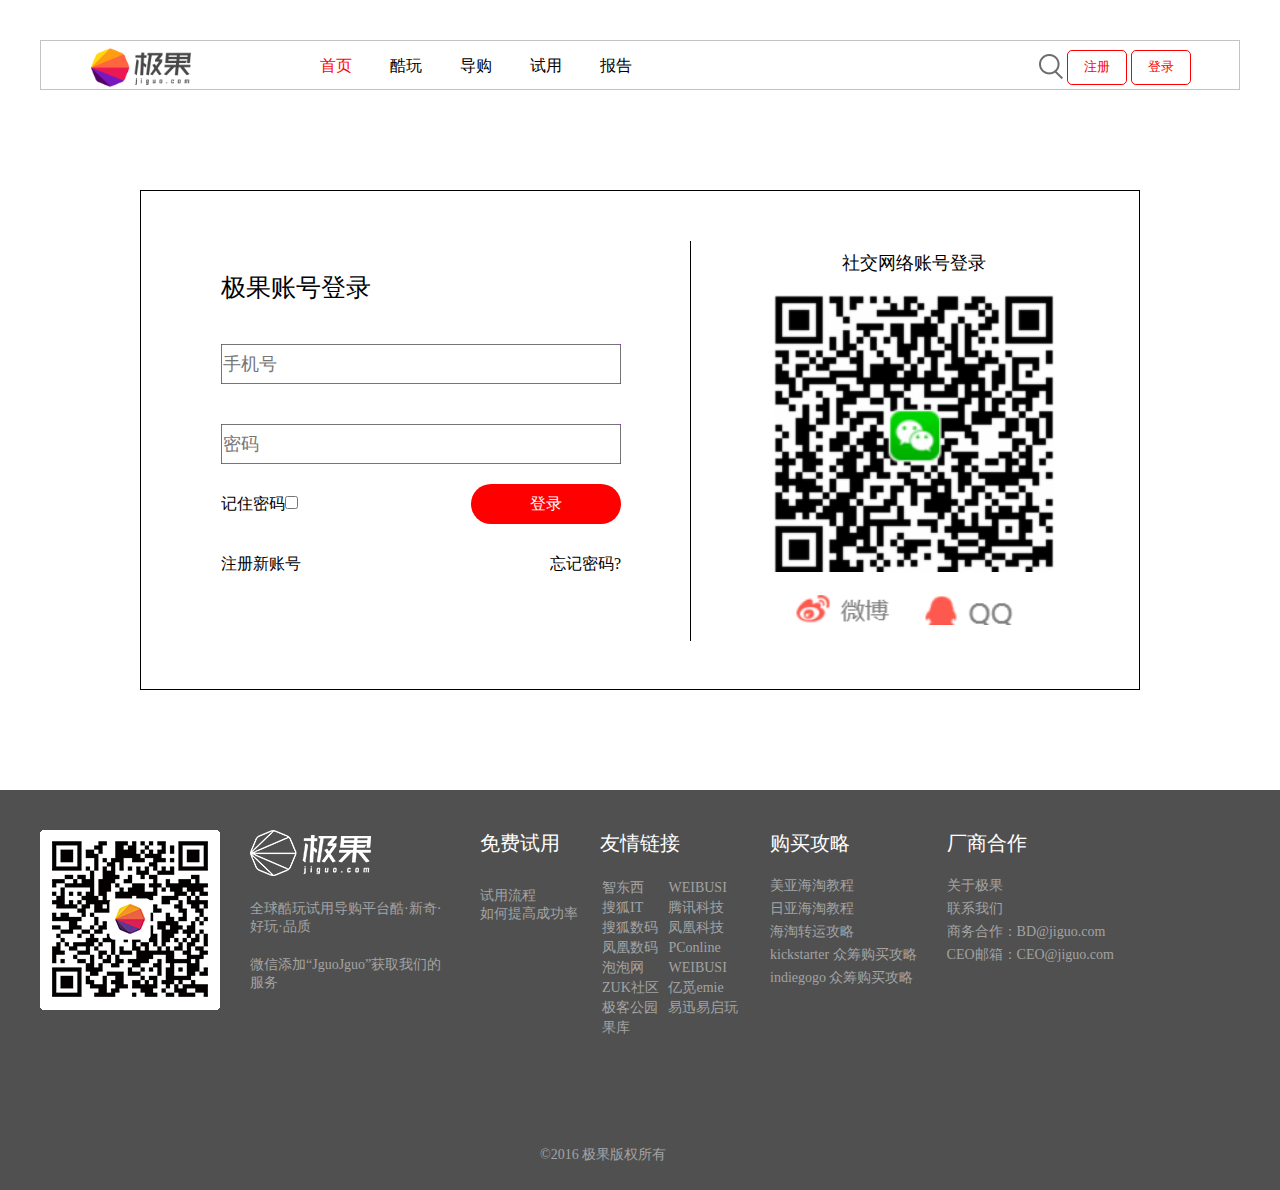
<file: login.html>
<!DOCTYPE html>
<html lang="en">
<head>
    <meta charset="UTF-8">
    <meta http-equiv="X-UA-Compatible" content="IE=edge">
    <meta name="viewport" content="width=device-width, initial-scale=1.0">
    <title>Document</title>
    <link rel="stylesheet" href="css/base.css">
    <link rel="stylesheet" href="css/00.css">
    <link rel="stylesheet" href="css/login.css">
</head>
<body>
      <!-- 头部盒子 -->
      <header class="heard w">
        <!-- 左侧logo -->
        <div class="left"><img src="img/image/logonew.png" alt="" width="100px"></div>
        <!-- 中间导航 -->
        <div class="nav">
            <ul>
                <li><a href="index.html" style="color: red;">首页</a> </li>
                <li><a href="./play/02.play-new.html">酷玩</a> </li>
                <li><a href="./guid/05.guid-new.html">导购</a> </li>
                <li><a href="./use/08.use-all.html">试用</a> </li>
                <li><a href="./use/experience.html">报告</a> </li>
            </ul>
        </div>
        <!-- 右侧搜索和登录 -->
        <div class="right">
            <img src="./img/css-img/search.png" alt="">
            <button class="btn1"><a href="./regist.html">注册</a> </button>
            <button class="btn2"><a href="./login.html"></a> 登录</button>
        </div>

    </header>
    <!-- 中心板块 -->
    <div class="content">
        <!-- 左侧 -->
        <div class="left">
            <p class="p1">极果账号登录</p>
            <!-- 手机号 -->
            <div class="box">
                <input type="text" name="" id="" placeholder="手机号">
            </div>
            <!-- 密码 -->
            <div class="box">
                <input type="password" name="" id="" placeholder="密码">
            </div>
            <!-- 记住密码 -->
            <div class="box1">  <input type="checkbox" name="" id="">
                <span class="sp2">记住密码</span> <button><a href="./index.html">登录</a> </button>
            </div>
            <div class="box1">
                <span class="sp2"><a href="./regist.html">注册新账号</a> </span>
                <span class="sp3">忘记密码?</span>
                
            </div>
          
        </div>
        <!-- 右侧 -->
        <div class="right">
            <p class="p2">社交网络账号登录</p>
            <!-- 二维码 -->
            <div class="tp">
                <img src="./img/image/tp.png" alt="" width="280px">
            </div>
            <!-- qq 微博 -->
            <div class="tp2">
                <img src="./img/image/tp1.png" alt="" height="30px"> 
                <img src="./img/image/tp2.png" alt="" height="30px">
            </div>
        </div>
    </div>

        <!-- 底部 -->
        <footer class="footer">
            <!-- 版心 -->
            <div class="w">
                <!-- 左侧二维码 -->
                <div class="lef"><img src="img/image/code.png" alt=""></div>
                <!-- 左侧极果 -->
                <div class="lef2"><img src="img/image/logoImg.jpg" alt="">
                    <div class="xhz">全球酷玩试用导购平台酷·新奇·好玩·品质</div>
                    <div class="xhz">微信添加“JguoJguo”获取我们的服务</div>
                </div>
                <!-- 左侧免费试用 -->
                <div class="lef3">
                    <div class="xhz1">免费试用</div>
                    <div class="xhz2"><a href="./trial.html">试用流程</a>
                        <br>
                        <a href="./use/13.use-detail.html">如何提高成功率</a>
                    </div>
                </div>
                <!-- 左侧友情链接 -->
                <div class="lef4">
                    <div class="xhz1">友情链接</div>
                    <table>
                        <tr>
                            <td>智东西</td>
                            <td>WEIBUSI</td>
                        </tr>
                        <tr>
                            <td>搜狐IT</td>
                            <td>腾讯科技</td>
                        </tr>
                        <tr>
                            <td>搜狐数码 </td>
                            <td>凤凰科技</td>
                        </tr>
                        <tr>
                            <td>凤凰数码</td>
                            <td>PConline</td>
                        </tr>
                        <tr>
                            <td>泡泡网</td>
                            <td>WEIBUSI</td>
                        </tr>
                        <tr>
                            <td>ZUK社区</td>
                            <td> 亿觅emie</td>
                        </tr>
                        <tr>
                            <td>极客公园</td>
                            <td>易迅易启玩</td>
                        </tr>
                        <tr>
                            <td>果库</td>
                        </tr>
    
                    </table>
                </div>
                <!-- 左侧购买攻略 -->
                <div class="lef5">
                    <div class="xhz1">购买攻略</div>
                    <ul>
                        <li>美亚海淘教程</li>
                        <li>日亚海淘教程</li>
                        <li>海淘转运攻略</li>
                        <li>kickstarter 众筹购买攻略</li>
                        <li>indiegogo 众筹购买攻略</li>
                    </ul>
                </div>
                <!-- 左侧厂商合作 -->
                <div class="lef6">
                    <div class="xhz1">厂商合作</div>
                    <ul>
                        <li><a href="./guid/07.guid-detail.html">关于极果</a> </li>
                        <li><a href="./partner.html">联系我们</a> </li>
                        <li>商务合作：BD@jiguo.com</li>
                        <li>CEO邮箱：CEO@jiguo.com</li>
                    </ul>
                </div>
    
            </div>
            <div class="last1">
                <p>©2016 极果版权所有</p>
            </div>
        </footer>
</body>
</html>
</file>
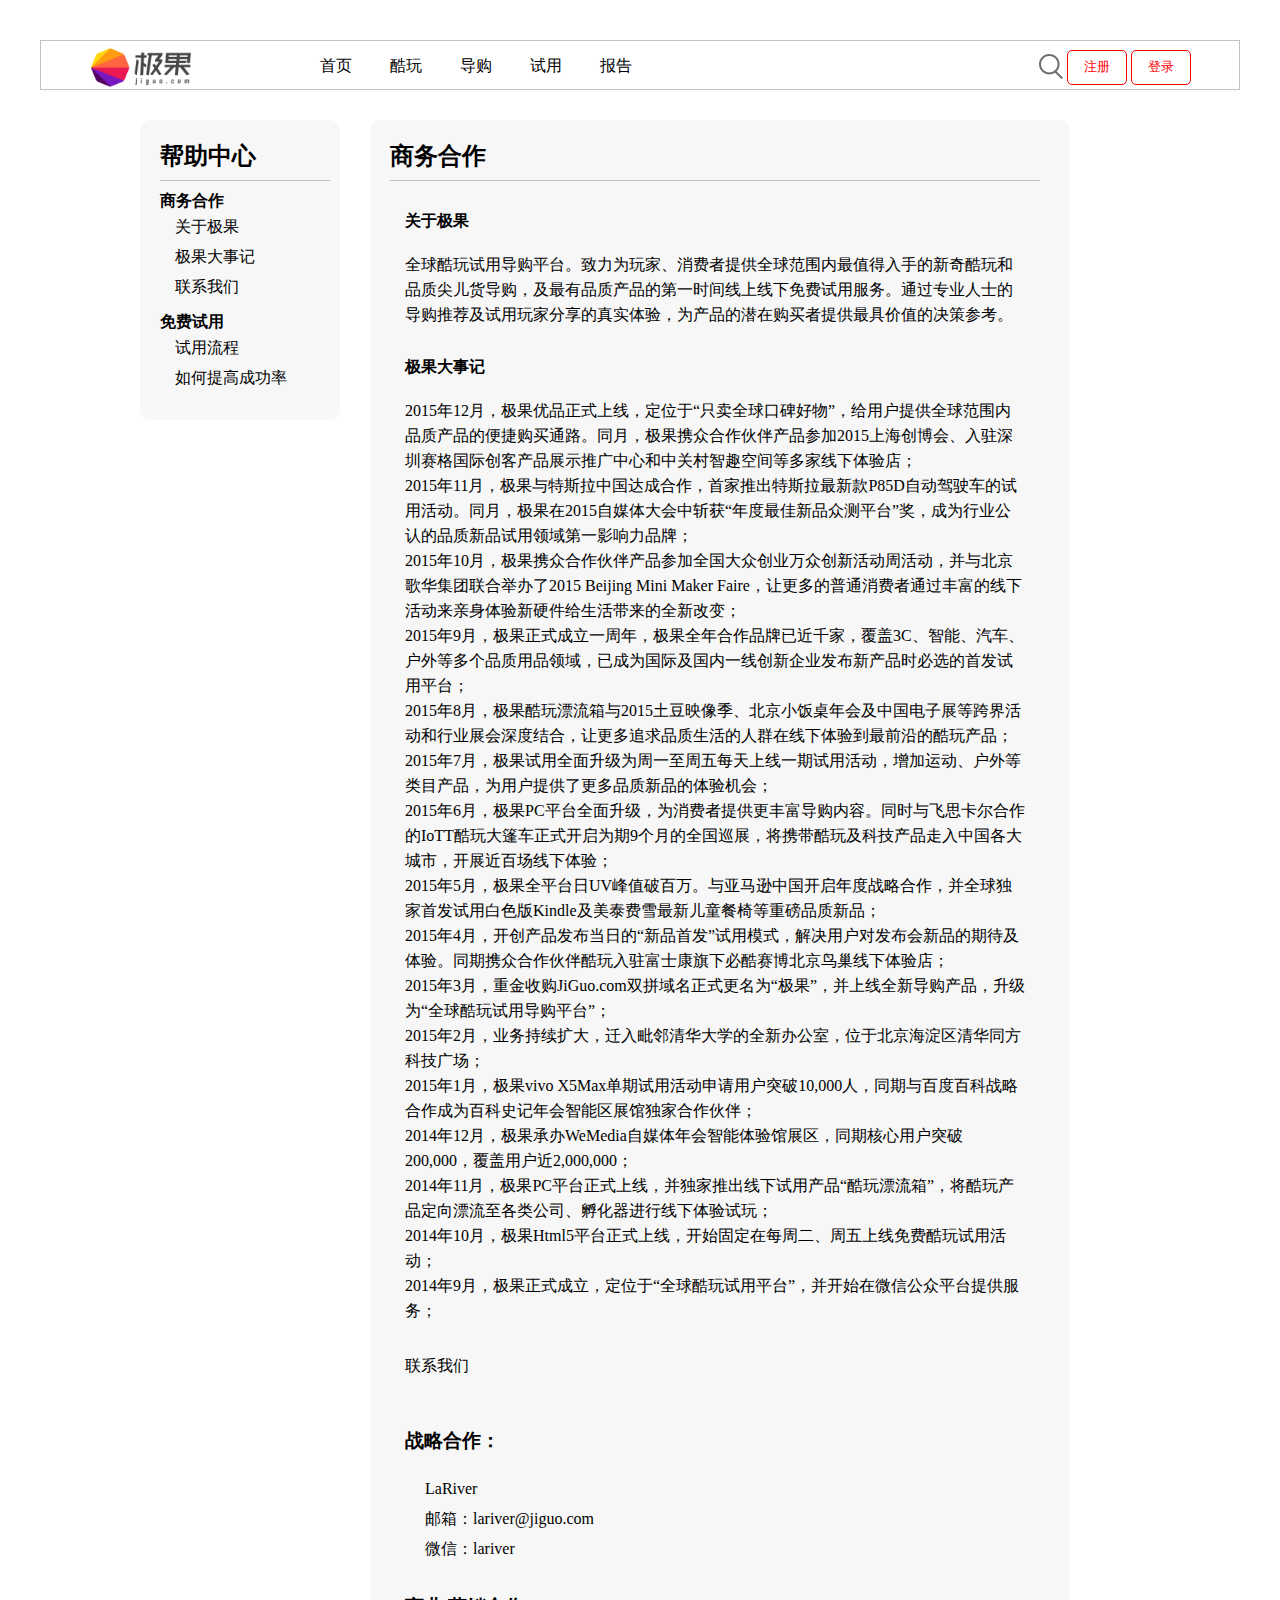
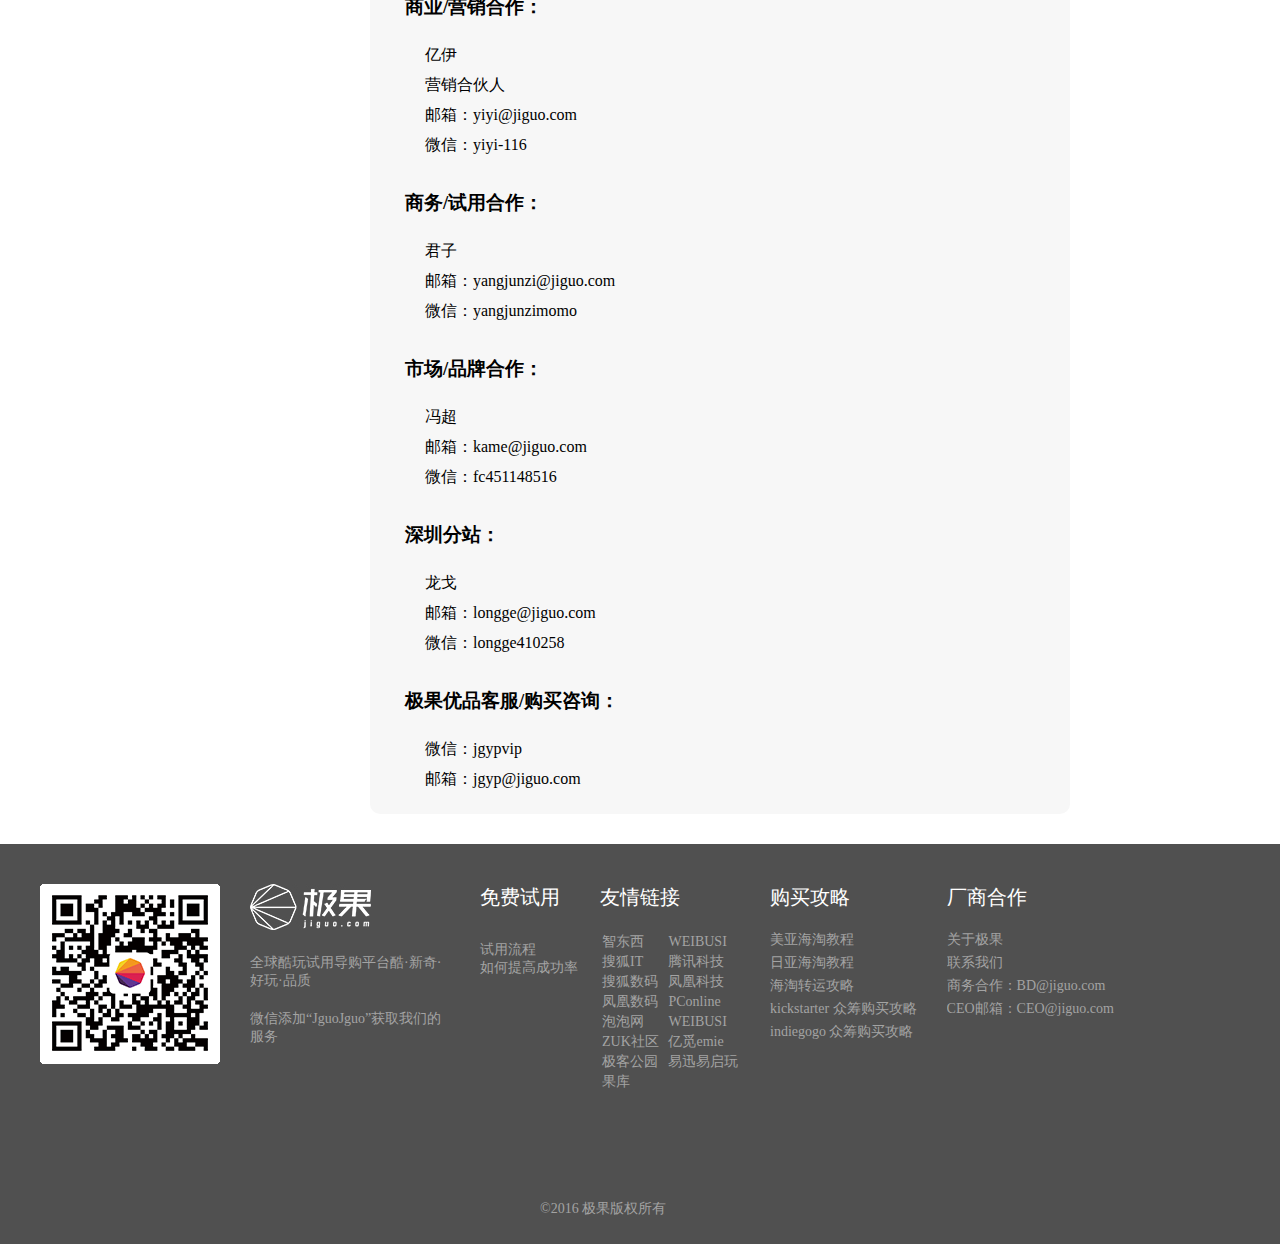
<file: partner.html>
<!DOCTYPE html>
<html lang="en">
<head>
    <meta charset="UTF-8">
    <meta http-equiv="X-UA-Compatible" content="IE=edge">
    <meta name="viewport" content="width=device-width, initial-scale=1.0">
    <title>Document</title>
    <link rel="stylesheet" href="./css/base.css">
    <link rel="stylesheet" href="./css/00.css">
    <link rel="stylesheet" href="./css/partner.css">
</head>
<body>

        <!-- 头部盒子 -->
        <header class="heard w">
            <!-- 左侧logo -->
            <div class="left"><img src="./img/image/logonew.png" alt="" width="100px"></div>
            <!-- 中间导航 -->
            <div class="nav">
                <ul>
                    <li><a href="index.html">首页</a> </li>
                    <li><a href="./play/02.play-new.html">酷玩</a> </li>
                    <li><a href="./guid/05.guid-new.html">导购</a> </li>
                    <li><a href="./use/08.use-all.html">试用</a> </li>
                    <li><a href="./use/experience.html">报告</a> </li>
                </ul>
            </div>
            <!-- 右侧搜索和登录 -->
            <div class="right">
                <img src="./img/css-img/search.png" alt="">
                <button class="btn1"><a href="regist.html">注册</a> </button>
                <button class="btn2"><a href="./login.html">登录</a> </button>
            </div>
    
        </header>

        <!-- 帮助中心 -->
    <div class="big">
        <div class="lef">
            <h2>帮助中心</h2>
            <div class="part">
                <h4>商务合作</h4>
                <ul class="p1">
                    <li>关于极果</li>
                    <li>极果大事记</li>
                    <li>联系我们</li>
                </ul>
                <h4>免费试用</h4>
                <ul class="p2">
                    <li>试用流程</li>
                    <li>如何提高成功率</li>
                </ul>


            </div>

        </div>
        <!-- 商务合作 -->
        <div class="rig">
            <h2>商务合作</h2>
            <div class="abo">
                <h4>关于极果</h4>
                <p>全球酷玩试用导购平台。致力为玩家、消费者提供全球范围内最值得入手的新奇酷玩和品质尖儿货导购，及最有品质产品的第一时间线上线下免费试用服务。通过专业人士的导购推荐及试用玩家分享的真实体验，为产品的潜在购买者提供最具价值的决策参考。</p>

                <h4>极果大事记</h4>
                <p>2015年12月，极果优品正式上线，定位于“只卖全球口碑好物”，给用户提供全球范围内品质产品的便捷购买通路。同月，极果携众合作伙伴产品参加2015上海创博会、入驻深圳赛格国际创客产品展示推广中心和中关村智趣空间等多家线下体验店；<br>
                    2015年11月，极果与特斯拉中国达成合作，首家推出特斯拉最新款P85D自动驾驶车的试用活动。同月，极果在2015自媒体大会中斩获“年度最佳新品众测平台”奖，成为行业公认的品质新品试用领域第一影响力品牌；<br>
                    2015年10月，极果携众合作伙伴产品参加全国大众创业万众创新活动周活动，并与北京歌华集团联合举办了2015 Beijing Mini Maker Faire，让更多的普通消费者通过丰富的线下活动来亲身体验新硬件给生活带来的全新改变；<br>
                    2015年9月，极果正式成立一周年，极果全年合作品牌已近千家，覆盖3C、智能、汽车、户外等多个品质用品领域，已成为国际及国内一线创新企业发布新产品时必选的首发试用平台；<br>
                    2015年8月，极果酷玩漂流箱与2015土豆映像季、北京小饭桌年会及中国电子展等跨界活动和行业展会深度结合，让更多追求品质生活的人群在线下体验到最前沿的酷玩产品；<br>
                    2015年7月，极果试用全面升级为周一至周五每天上线一期试用活动，增加运动、户外等类目产品，为用户提供了更多品质新品的体验机会；<br>
                    2015年6月，极果PC平台全面升级，为消费者提供更丰富导购内容。同时与飞思卡尔合作的IoTT酷玩大篷车正式开启为期9个月的全国巡展，将携带酷玩及科技产品走入中国各大城市，开展近百场线下体验；<br>
                    2015年5月，极果全平台日UV峰值破百万。与亚马逊中国开启年度战略合作，并全球独家首发试用白色版Kindle及美泰费雪最新儿童餐椅等重磅品质新品；<br>
                    2015年4月，开创产品发布当日的“新品首发”试用模式，解决用户对发布会新品的期待及体验。同期携众合作伙伴酷玩入驻富士康旗下必酷赛博北京鸟巢线下体验店；<br>
                    2015年3月，重金收购JiGuo.com双拼域名正式更名为“极果”，并上线全新导购产品，升级为“全球酷玩试用导购平台”；<br>
                    2015年2月，业务持续扩大，迁入毗邻清华大学的全新办公室，位于北京海淀区清华同方科技广场；<br>
                    2015年1月，极果vivo X5Max单期试用活动申请用户突破10,000人，同期与百度百科战略合作成为百科史记年会智能区展馆独家合作伙伴；<br>
                    2014年12月，极果承办WeMedia自媒体年会智能体验馆展区，同期核心用户突破200,000，覆盖用户近2,000,000；<br>
                    2014年11月，极果PC平台正式上线，并独家推出线下试用产品“酷玩漂流箱”，将酷玩产品定向漂流至各类公司、孵化器进行线下体验试玩；<br>
                    2014年10月，极果Html5平台正式上线，开始固定在每周二、周五上线免费酷玩试用活动；<br>
                    2014年9月，极果正式成立，定位于“全球酷玩试用平台”，并开始在微信公众平台提供服务；</p>
                    <p class="cal">
                        联系我们
                    </p>
                    <h3>战略合作：</h3>
                    <ul>
                        <li>LaRiver</li>
                        <li>邮箱：lariver@jiguo.com</li>
                        <li>微信：lariver</li>
                    </ul>
                    <h3>商业/营销合作：</h3>
                    <ul>
                        <li>亿伊</li>
                        <li>营销合伙人</li>
                        <li>邮箱：yiyi@jiguo.com</li>
                        <li>微信：yiyi-116</li>
                    </ul>
                    <h3>商务/试用合作：</h3>
                    <ul>
                        <li>君子</li>
                        <li>邮箱：yangjunzi@jiguo.com</li>
                        <li>微信：yangjunzimomo</li>
                    </ul>
                    <h3>市场/品牌合作：</h3>
                    <ul>
                        <li>冯超</li>
                        <li>邮箱：kame@jiguo.com</li>
                        <li>微信：fc451148516</li>
                    </ul>
                    <h3>深圳分站：</h3>
                    <ul>
                        <li>龙戈</li>
                        <li>邮箱：longge@jiguo.com</li>
                        <li>微信：longge410258</li>
                    </ul>
                    <h3>极果优品客服/购买咨询：</h3>
                    <ul>
                        <li>微信：jgypvip</li>
                        <li>邮箱：jgyp@jiguo.com</li>
                    </ul>

                </div>
        </div>
    </div>


     <!-- 底部盒子 -->
     <footer class="footer">
        <!-- 版心 -->
        <div class="w">
            <!-- 左侧二维码 -->
            <div class="lef"><img src="./img/image/code.png" alt=""></div>
            <!-- 左侧极果 -->
            <div class="lef2"><img src="./img/image/logoImg.jpg" alt="">
                <div class="xhz">全球酷玩试用导购平台酷·新奇·好玩·品质</div>
                <div class="xhz">微信添加“JguoJguo”获取我们的服务</div>
            </div>
            <!-- 左侧免费试用 -->
            <div class="lef3">
                <div class="xhz1">免费试用</div>
                <div class="xhz2"><a href="./trial.html">试用流程</a>
                    <br>
                    <a href="./use/13.use-detail.html">如何提高成功率</a>
                </div>
            </div>
            <!-- 左侧友情链接 -->
            <div class="lef4">
                <div class="xhz1">友情链接</div>
                <table>
                    <tr>
                        <td>智东西</td>
                        <td>WEIBUSI</td>
                    </tr>
                    <tr>
                        <td>搜狐IT</td>
                        <td>腾讯科技</td>
                    </tr>
                    <tr>
                        <td>搜狐数码 </td>
                        <td>凤凰科技</td>
                    </tr>
                    <tr>
                        <td>凤凰数码</td>
                        <td>PConline</td>
                    </tr>
                    <tr>
                        <td>泡泡网</td>
                        <td>WEIBUSI</td>
                    </tr>
                    <tr>
                        <td>ZUK社区</td>
                        <td> 亿觅emie</td>
                    </tr>
                    <tr>
                        <td>极客公园</td>
                        <td>易迅易启玩</td>
                    </tr>
                    <tr>
                        <td>果库</td>
                    </tr>

                </table>
            </div>
            <!-- 左侧购买攻略 -->
            <div class="lef5">
                <div class="xhz1">购买攻略</div>
                <ul>
                    <li>美亚海淘教程</li>
                    <li>日亚海淘教程</li>
                    <li>海淘转运攻略</li>
                    <li>kickstarter 众筹购买攻略</li>
                    <li>indiegogo 众筹购买攻略</li>
                </ul>
            </div>
            <!-- 左侧厂商合作 -->
            <div class="lef6">
                <div class="xhz1">厂商合作</div>
                <ul>
                    <li><a href="./guid/07.guid-detail.html">关于极果</a> </li>
                    <li><a href="./partner.html">联系我们</a> </li>
                    <li>商务合作：BD@jiguo.com</li>
                    <li>CEO邮箱：CEO@jiguo.com</li>
                </ul>
            </div>

        </div>
        <div class="last1">
            <p>©2016 极果版权所有</p>
        </div>
    </footer>
</body>
</html>
</file>
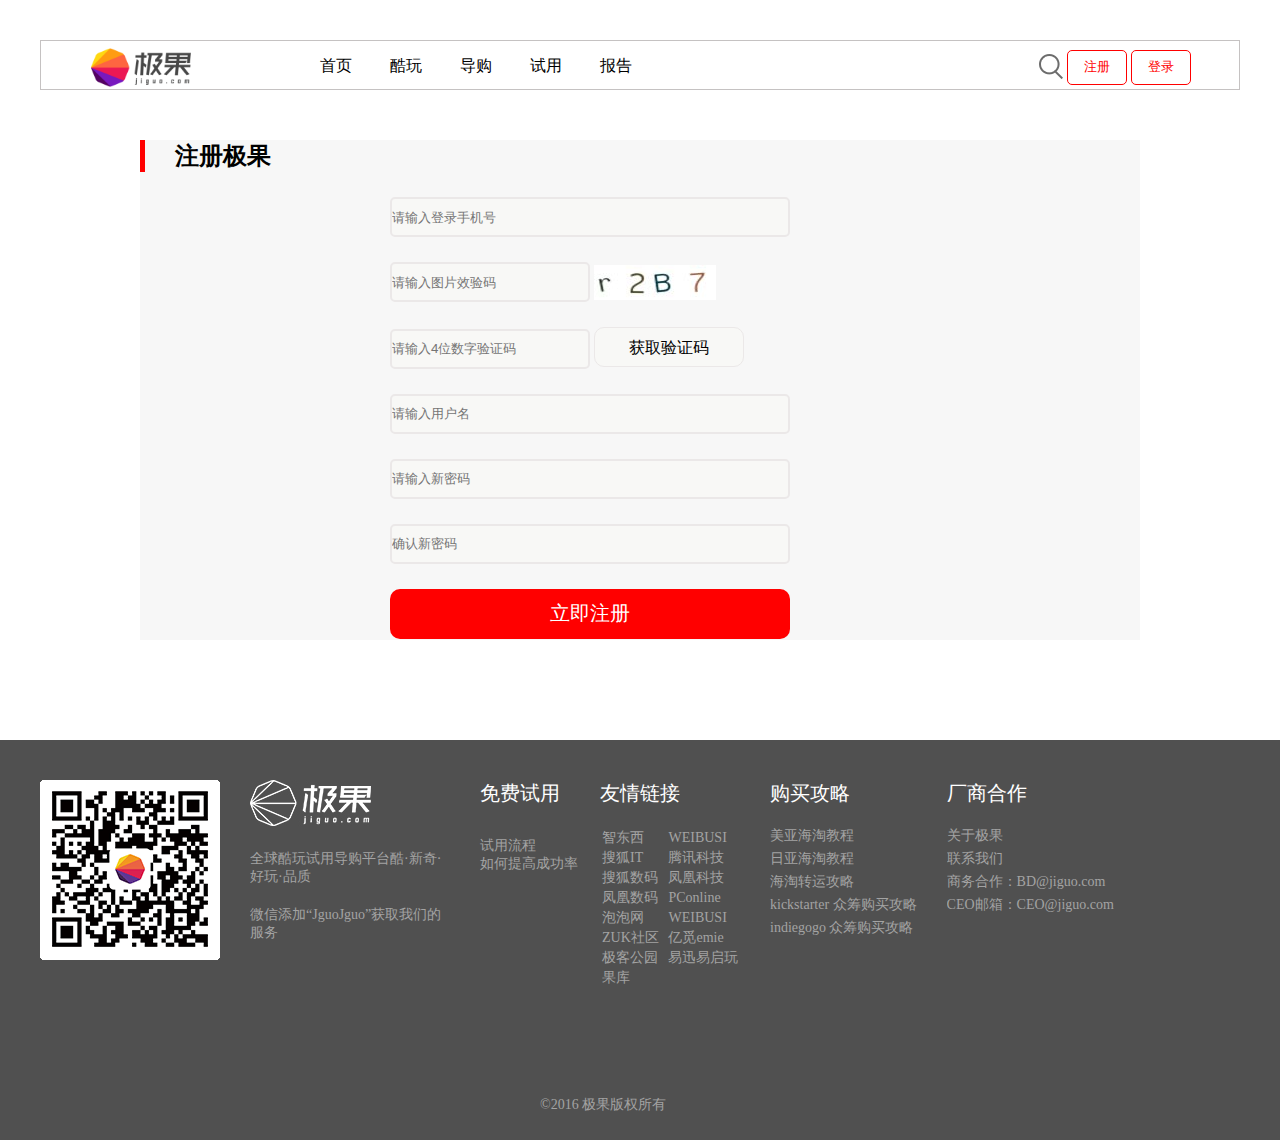
<file: regist.html>
<!DOCTYPE html>
<html lang="en">
<head>
    <meta charset="UTF-8">
    <meta http-equiv="X-UA-Compatible" content="IE=edge">
    <meta name="viewport" content="width=device-width, initial-scale=1.0">
    <title>Document</title>
    <link rel="stylesheet" href="css/base.css">
    <link rel="stylesheet" href="css/00.css">
    <link rel="stylesheet" href="css/regist.css">
</head>
<body>
        <!-- 头部盒子 -->
        <header class="heard w">
            <!-- 左侧logo -->
            <div class="left"><img src="./../img/image/logonew.png" alt="" width="100px"></div>
            <!-- 中间导航 -->
            <div class="nav">
                <ul>
                    <li><a href="index.html">首页</a> </li>
                    <li><a href="./play/02.play-new.html">酷玩</a> </li>
                    <li><a href="./guid/05.guid-new.html">导购</a> </li>
                    <li><a href="./use/08.use-all.html">试用</a> </li>
                    <li><a href="./use/experience.html">报告</a> </li>
                </ul>
            </div>
            <!-- 右侧搜索和登录 -->
            <div class="right">
                <img src="./../img/css-img/search.png" alt="">
                <button class="btn1"><a href="regist.html"> 注册</a></button>
                <button class="btn2"><a href="./login.html">登录</a> </button>
                
            </div>
    
        </header>
        <!-- 中心板块 -->
        <div class="context">
            <h2 class="h2">注册极果</h2>
            <!-- 输入框板块 -->
            <!-- 手机号 -->
            <div class="hz">
                <div class="box">
                    <input type="text" name="" id="phone" placeholder="请输入登录手机号">
                </div>
                <!-- 图片效验码 -->
                <div class="box box1">
                    <input type="text" name="" id="xym" placeholder="请输入图片效验码">
                    <img src="./img/image/imgCode.jpg" alt="">
                </div>
                <!-- 数字验证码 -->
                <div class="box">
                    <input type="text" name="" id="yzm" placeholder="请输入4位数字验证码">
                    <span class="sp1">获取验证码</span>
                    <span id="spp"></span>
                </div>
                <!-- 用户名 -->
                <div class="box">
                    <input type="text" name="" id="username" placeholder="请输入用户名">
                </div>
                <!-- 密码 -->
                <div class="box">
                    <input type="password" name="" id="pwd" placeholder="请输入新密码">
                </div>
                <!-- 确认密码 -->
                <div class="box">
                    <input type="password" name="" id="pwd2" placeholder="确认新密码">
                </div>

                <div class="box"><button class="btnn">立即注册</button></div>
                
            </div>

            <script>

                var btnn = document.getElementsByClassName('btnn')[0];
                var bn = document.getElementsByClassName('sp1')[0];
                btnn.onclick = function(){
                    // 正则----验证手机号
                var yz1 = /^(0|86|17951)?(13[0-9]|15[012356789]|166|17[3678]|18[0-9]|14[57])[0-9]{8}$/;  
                    // 正则----用户名
                    var yz2 = /^\w{4,8}$/
                    // 正则 ----密码
                    var yz3 = /^\w{6,12}$/;
                if( yz1.test(phone.value)==false){
                    alert('错误，请输入正确的手机号')
                }
                else if(yz2.test(username.value)==false){
                    alert('请输入2-3个汉字')
                }else if(yz3.test(pwd.value)==false){
                    alert('请输入以数字、字母、下划线开头的4-10位密码')
                }else if(pwd.value != pwd2.value){
                    alert('两次输入密码要一致')
                }
            

            // 请求后台

         var oajax = new XMLHttpRequest() || new ActiveXObject("Microsoft.XMLHTTP");
        oajax.open('post','http://192.168.31.110:3000/users/register',true);
        var us ='phone='+phone.value+'&code='+code.value+'&username='+username.value+'&password='+pwd.value;
        oajax.setRequestHeader('Content-type','application/x-www-form-urlencoded')
        oajax.send(us);
        oajax.onreadystatechange = function(){
        if(oajax.readyState ===4 && oajax.status === 200){
                var res=JSON.parse(oajax.responseText); //拿到数据结果
                if(res.msg=='验证成功'){
                    alert('注册成功')
                }
            }
        }
    }

// 计时器
            function r(){
                return parseInt(Math.random()*9999-1000+1)+1000;
            }
            var num =10;    
            var isrun =true;    
            var trim;  
            bn.onclick = function(){
                bn.innerHTML=r();
                if(isrun){
                    isrun = false;
                    trim = setInterval(function(){ 
                        spp.style.display='block'
                        num--;  
                        spp.innerHTML=num+'秒后刷验证码';  
                        if(num<=0){
                            spp.style.display='none'
                            clearInterval(trim);    //-------清除当前计时器（这样当前计时器的（isrun=fales）就干掉了）为了下次点击还可以继续重新执行计时器
                        isrun=true; //------------------更改isrun的值，当第一次计时器执行完毕后，把他干掉，并把isrun改为true，下次再点击的时候 还能正常执行计时器
                        num=10; //---------------------下次开始还是从10开始计时
                        bn.innerHTML='短信验证';   //--倒计时结束后，页面显现‘短信验证’
                    }
                },1000) //-------------------------每过1s 执行一下计时器num--
            }
        }
                // setTimeout(function(){
                //     bn.innerHTML='重新获取验证码'
                // },10000)
            </script>
        </div>



            <!-- 底部盒子 -->
    <footer class="footer">
        <!-- 版心 -->
        <div class="w">
            <!-- 左侧二维码 -->
            <div class="lef"><img src="./../img/image/code.png" alt=""></div>
            <!-- 左侧极果 -->
            <div class="lef2"><img src="./../img/image/logoImg.jpg" alt="">
                <div class="xhz">全球酷玩试用导购平台酷·新奇·好玩·品质</div>
                <div class="xhz">微信添加“JguoJguo”获取我们的服务</div>
            </div>
            <!-- 左侧免费试用 -->
            <div class="lef3">
                <div class="xhz1">免费试用</div>
                <div class="xhz2"><a href="./trial.html">试用流程</a>
                    <br>
                    <a href="./use/13.use-detail.html">如何提高成功率</a>
                </div>
            </div>
            <!-- 左侧友情链接 -->
            <div class="lef4">
                <div class="xhz1">友情链接</div>
                <table>
                    <tr>
                        <td>智东西</td>
                        <td>WEIBUSI</td>
                    </tr>
                    <tr>
                        <td>搜狐IT</td>
                        <td>腾讯科技</td>
                    </tr>
                    <tr>
                        <td>搜狐数码 </td>
                        <td>凤凰科技</td>
                    </tr>
                    <tr>
                        <td>凤凰数码</td>
                        <td>PConline</td>
                    </tr>
                    <tr>
                        <td>泡泡网</td>
                        <td>WEIBUSI</td>
                    </tr>
                    <tr>
                        <td>ZUK社区</td>
                        <td> 亿觅emie</td>
                    </tr>
                    <tr>
                        <td>极客公园</td>
                        <td>易迅易启玩</td>
                    </tr>
                    <tr>
                        <td>果库</td>
                    </tr>

                </table>
            </div>
            <!-- 左侧购买攻略 -->
            <div class="lef5">
                <div class="xhz1">购买攻略</div>
                <ul>
                    <li>美亚海淘教程</li>
                    <li>日亚海淘教程</li>
                    <li>海淘转运攻略</li>
                    <li>kickstarter 众筹购买攻略</li>
                    <li>indiegogo 众筹购买攻略</li>
                </ul>
            </div>
            <!-- 左侧厂商合作 -->
            <div class="lef6">
                <div class="xhz1">厂商合作</div>
                <ul>
                    <li><a href="./guid/07.guid-detail.html">关于极果</a> </li>
                    <li><a href="./partner.html">联系我们</a> </li>
                    <li>商务合作：BD@jiguo.com</li>
                    <li>CEO邮箱：CEO@jiguo.com</li>
                </ul>
            </div>

        </div>
        <div class="last1">
            <p>©2016 极果版权所有</p>
        </div>
    </footer>
</body>
</html>
</file>
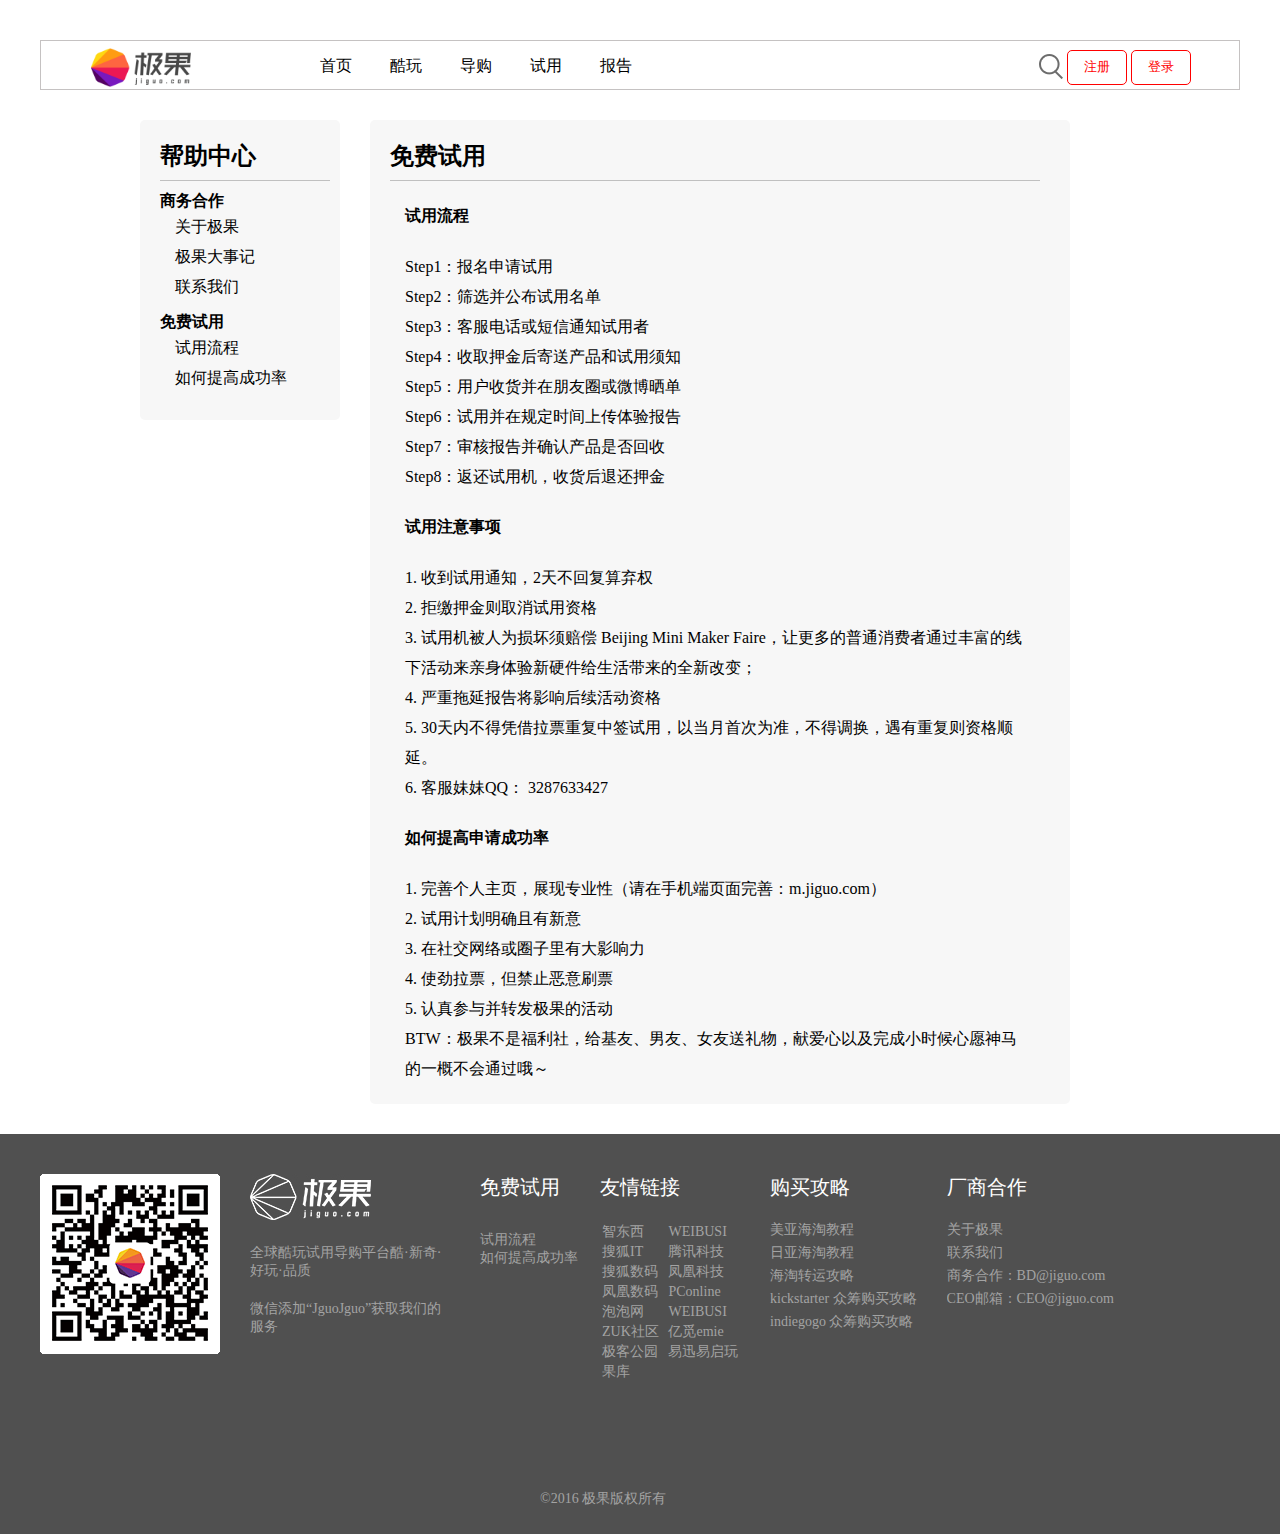
<file: trial.html>
<!DOCTYPE html>
<html lang="en">
<head>
    <meta charset="UTF-8">
    <meta http-equiv="X-UA-Compatible" content="IE=edge">
    <meta name="viewport" content="width=device-width, initial-scale=1.0">
    <title>Document</title>
    <link rel="stylesheet" href="./css/base.css">
    <link rel="stylesheet" href="./css/00.css">
    <link rel="stylesheet" href="./css/trial.css">

</head>
<body>
            <!-- 头部盒子 -->
            <header class="heard w">
                <!-- 左侧logo -->
                <div class="left"><img src="./img/image/logonew.png" alt="" width="100px"></div>
                <!-- 中间导航 -->
                <div class="nav">
                    <ul>
                        <li><a href="index.html" >首页</a> </li>
                        <li><a href="./play/02.play-new.html">酷玩</a> </li>
                        <li><a href="./guid/05.guid-new.html">导购</a> </li>
                        <li><a href="./use/08.use-all.html">试用</a> </li>
                        <li><a href="./use/experience.html">报告</a> </li>
                    </ul>
                </div>
                <!-- 右侧搜索和登录 -->
                <div class="right">
                    <img src="./img/css-img/search.png" alt="">
                    <button class="btn1"><a href="regist.html">注册</a> </button>
                    <button class="btn2"><a href="./login.html">登录</a> </button>
                </div>
        
            </header>

            <!-- 免费试用 -->
        <div class="big">
            <div class="lef">
                <h2>帮助中心</h2>
                <div class="part">
                    <h4>商务合作</h4>
                    <ul class="p1">
                        <li>关于极果</li>
                        <li>极果大事记</li>
                        <li>联系我们</li>
                    </ul>
                    <h4>免费试用</h4>
                    <ul class="p2">
                        <li>试用流程</li>
                        <li>如何提高成功率</li>
                    </ul>
    
    
                </div>
    
            </div>
            <div class="rig">
                <h2>免费试用</h2>
                <div class="fre">
                    <h4>试用流程</h4>
                    <ul>
                        <li>Step1：报名申请试用</li>
                        <li>Step2：筛选并公布试用名单</li>
                        <li>Step3：客服电话或短信通知试用者</li>
                        <li>Step4：收取押金后寄送产品和试用须知</li>
                        <li>Step5：用户收货并在朋友圈或微博晒单</li>
                        <li>Step6：试用并在规定时间上传体验报告</li>
                        <li>Step7：审核报告并确认产品是否回收</li>
                        <li>Step8：返还试用机，收货后退还押金</li>
                    </ul>
                    <h4>试用注意事项</h4>
                    <ul>
                        <li>1. 收到试用通知，2天不回复算弃权</li>
                        <li>2. 拒缴押金则取消试用资格</li>
                        <li>3. 试用机被人为损坏须赔偿 Beijing Mini Maker Faire，让更多的普通消费者通过丰富的线下活动来亲身体验新硬件给生活带来的全新改变；</li>
                        <li>4. 严重拖延报告将影响后续活动资格</li>
                        <li>5. 30天内不得凭借拉票重复中签试用，以当月首次为准，不得调换，遇有重复则资格顺延。</li>
                        <li>6. 客服妹妹QQ： 3287633427</li>
                   
                    </ul>
                    <h4>如何提高申请成功率</h4>
                    <ul>
                        <li>1. 完善个人主页，展现专业性（请在手机端页面完善：m.jiguo.com）</li>
                        <li>2. 试用计划明确且有新意</li>
                        <li>3. 在社交网络或圈子里有大影响力</li>
                        <li>4. 使劲拉票，但禁止恶意刷票</li>
                        <li>5. 认真参与并转发极果的活动</li>
                        <li>BTW：极果不是福利社，给基友、男友、女友送礼物，献爱心以及完成小时候心愿神马的一概不会通过哦～</li>
                       
                    </ul>

                </div>

            </div>

        </div>

            
                <!-- 底部盒子 -->
     <footer class="footer">
        <!-- 版心 -->
        <div class="w">
            <!-- 左侧二维码 -->
            <div class="lef"><img src="./img/image/code.png" alt=""></div>
            <!-- 左侧极果 -->
            <div class="lef2"><img src="./img/image/logoImg.jpg" alt="">
                <div class="xhz">全球酷玩试用导购平台酷·新奇·好玩·品质</div>
                <div class="xhz">微信添加“JguoJguo”获取我们的服务</div>
            </div>
            <!-- 左侧免费试用 -->
            <div class="lef3">
                <div class="xhz1">免费试用</div>
                <div class="xhz2"><a href="./trial.html">试用流程</a>
                    <br>
                    <a href="./use/13.use-detail.html">如何提高成功率</a>
                </div>
            </div>
            <!-- 左侧友情链接 -->
            <div class="lef4">
                <div class="xhz1">友情链接</div>
                <table>
                    <tr>
                        <td>智东西</td>
                        <td>WEIBUSI</td>
                    </tr>
                    <tr>
                        <td>搜狐IT</td>
                        <td>腾讯科技</td>
                    </tr>
                    <tr>
                        <td>搜狐数码 </td>
                        <td>凤凰科技</td>
                    </tr>
                    <tr>
                        <td>凤凰数码</td>
                        <td>PConline</td>
                    </tr>
                    <tr>
                        <td>泡泡网</td>
                        <td>WEIBUSI</td>
                    </tr>
                    <tr>
                        <td>ZUK社区</td>
                        <td> 亿觅emie</td>
                    </tr>
                    <tr>
                        <td>极客公园</td>
                        <td>易迅易启玩</td>
                    </tr>
                    <tr>
                        <td>果库</td>
                    </tr>

                </table>
            </div>
            <!-- 左侧购买攻略 -->
            <div class="lef5">
                <div class="xhz1">购买攻略</div>
                <ul>
                    <li>美亚海淘教程</li>
                    <li>日亚海淘教程</li>
                    <li>海淘转运攻略</li>
                    <li>kickstarter 众筹购买攻略</li>
                    <li>indiegogo 众筹购买攻略</li>
                </ul>
            </div>
            <!-- 左侧厂商合作 -->
            <div class="lef6">
                <div class="xhz1">厂商合作</div>
                <ul>
                    <li><a href="./guid/07.guid-detail.html">关于极果</a> </li>
                    <li><a href="./partner.html">联系我们</a> </li>
                    <li>商务合作：BD@jiguo.com</li>
                    <li>CEO邮箱：CEO@jiguo.com</li>
                </ul>
            </div>

        </div>
        <div class="last1">
            <p>©2016 极果版权所有</p>
        </div>
    </footer>
    
</body>
</html>
</file>
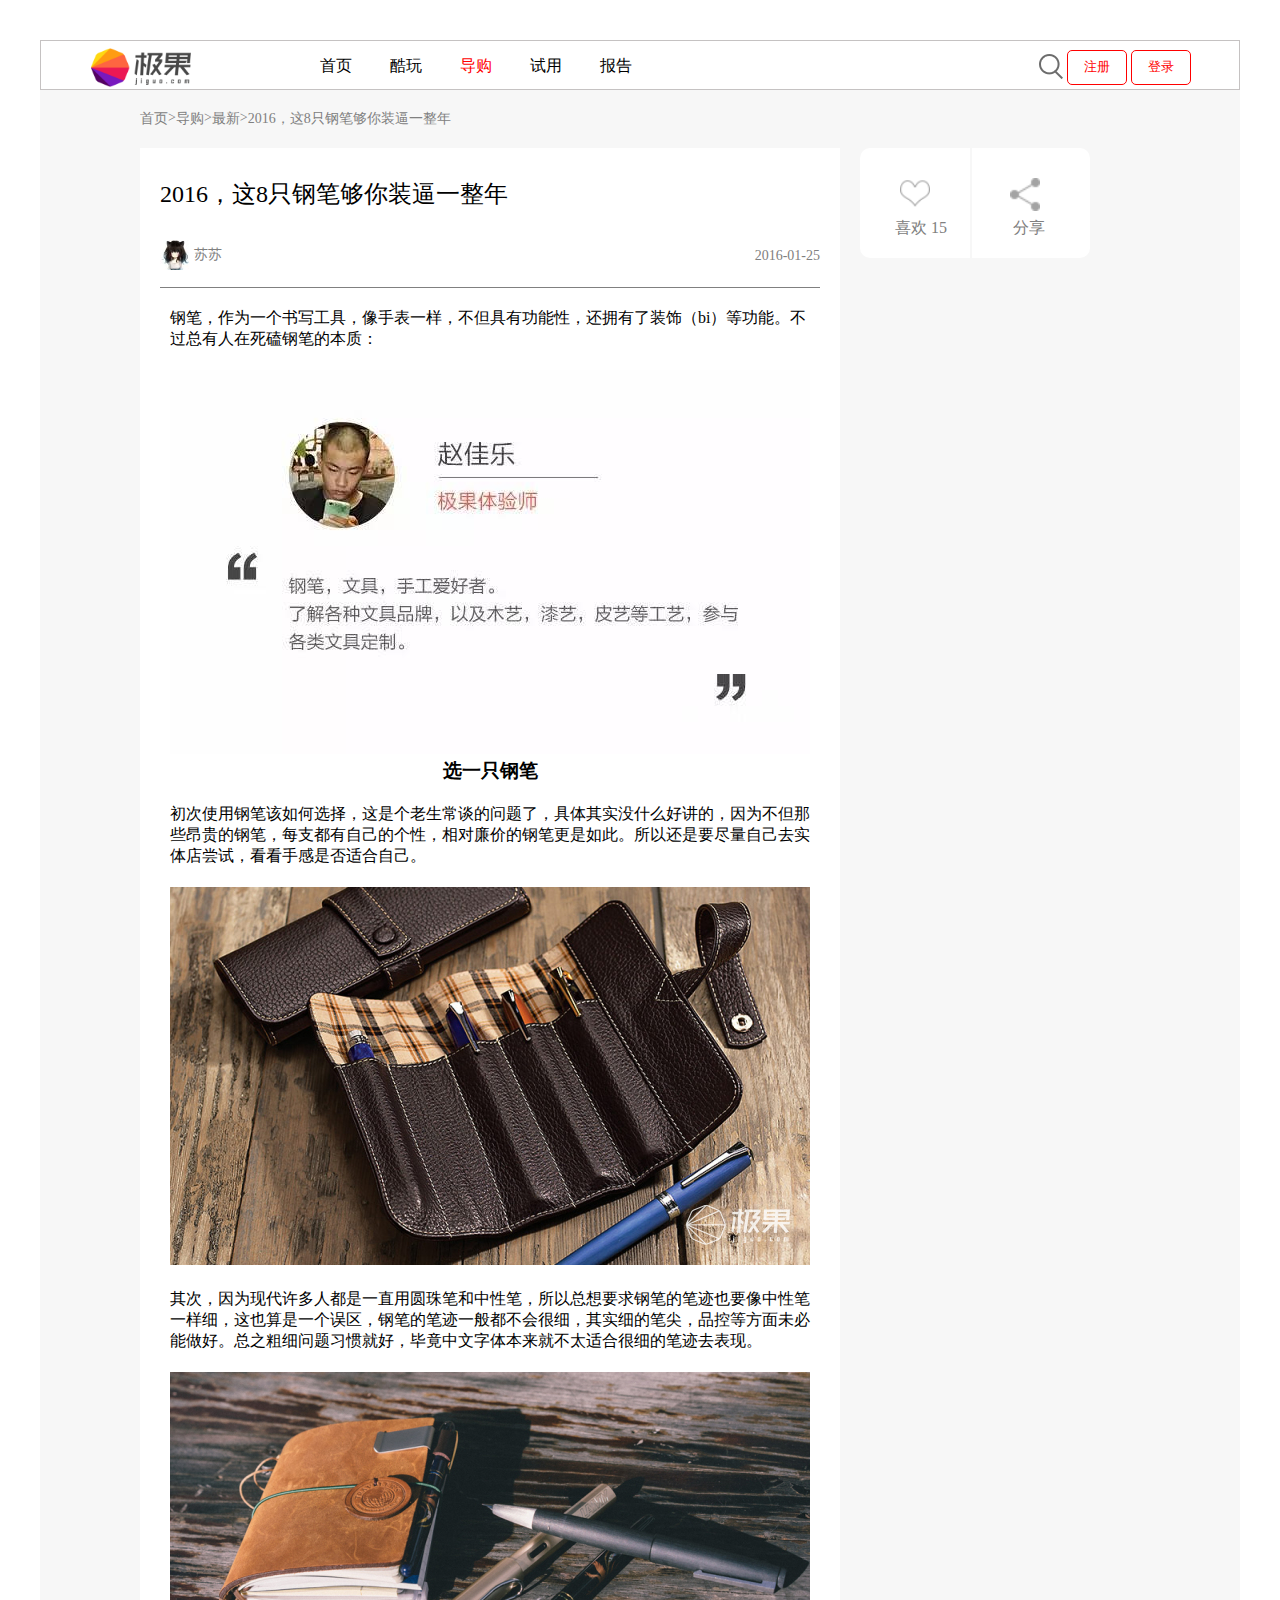
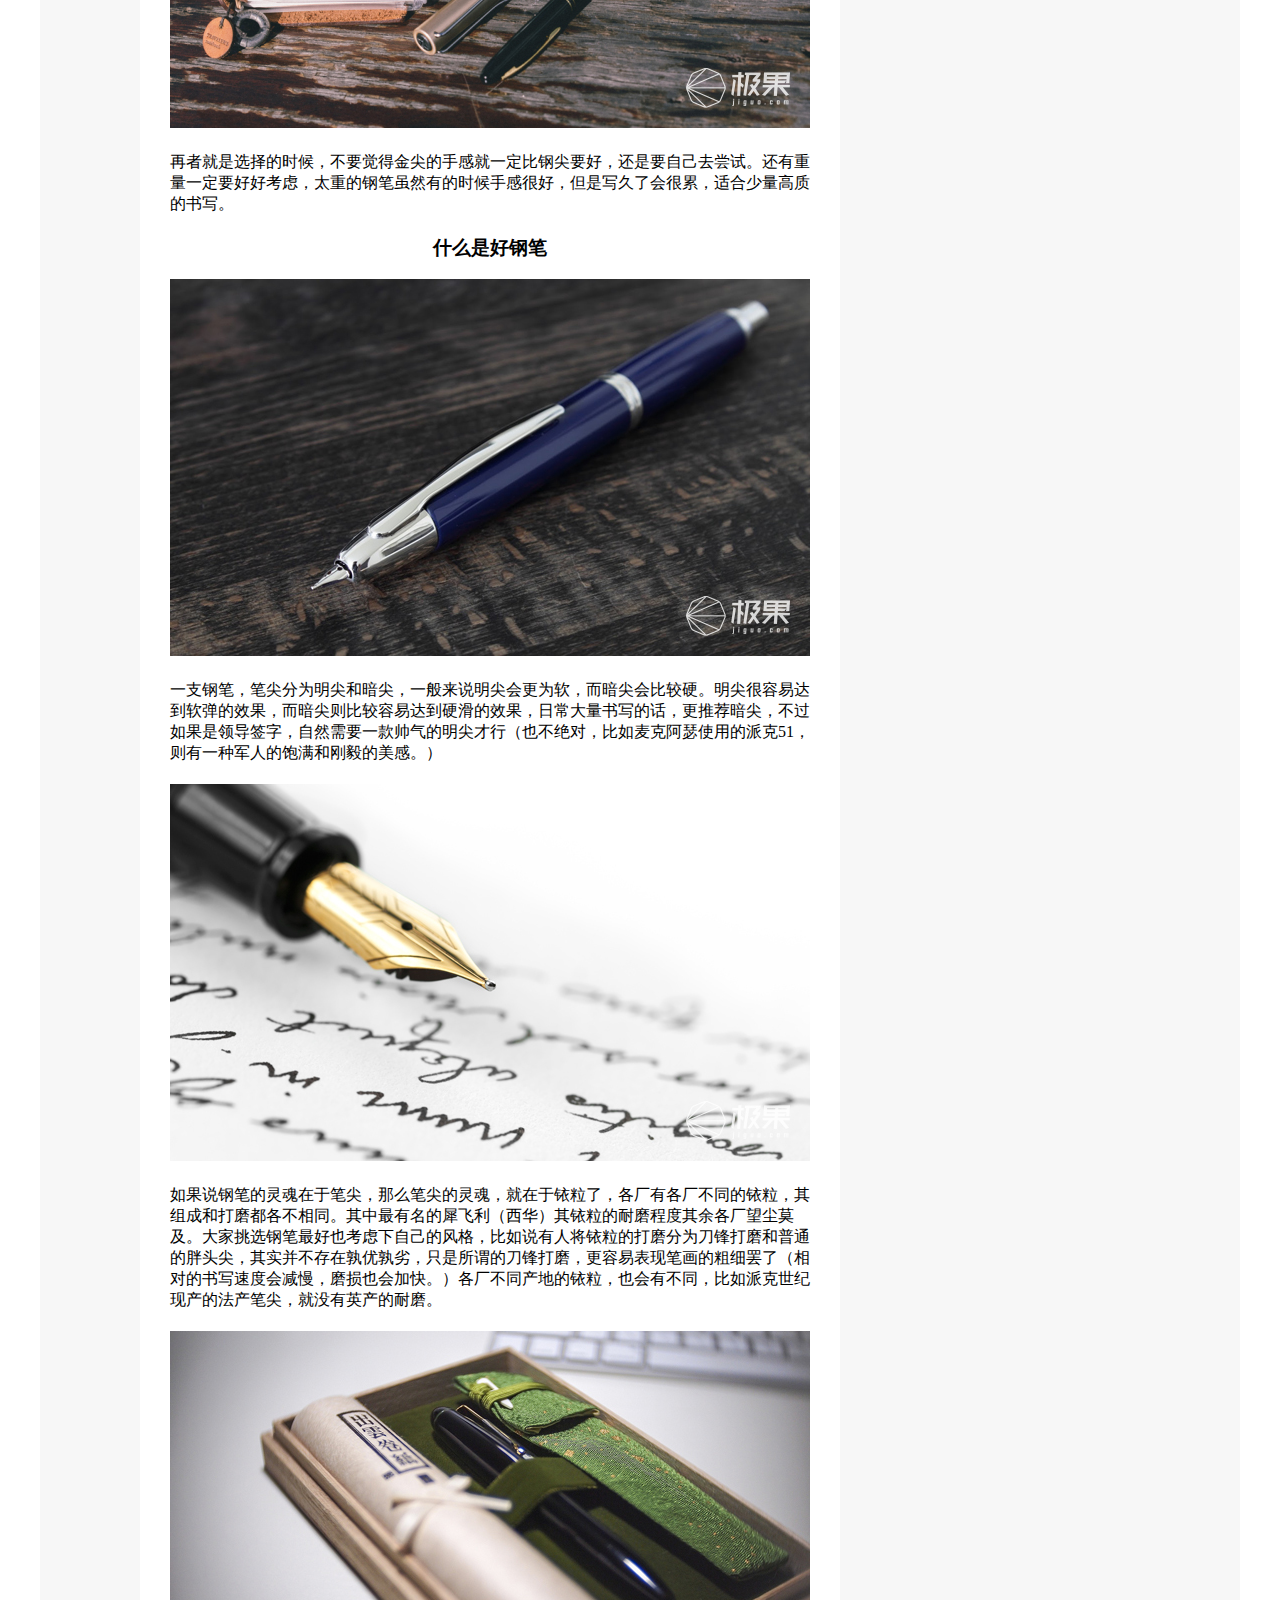
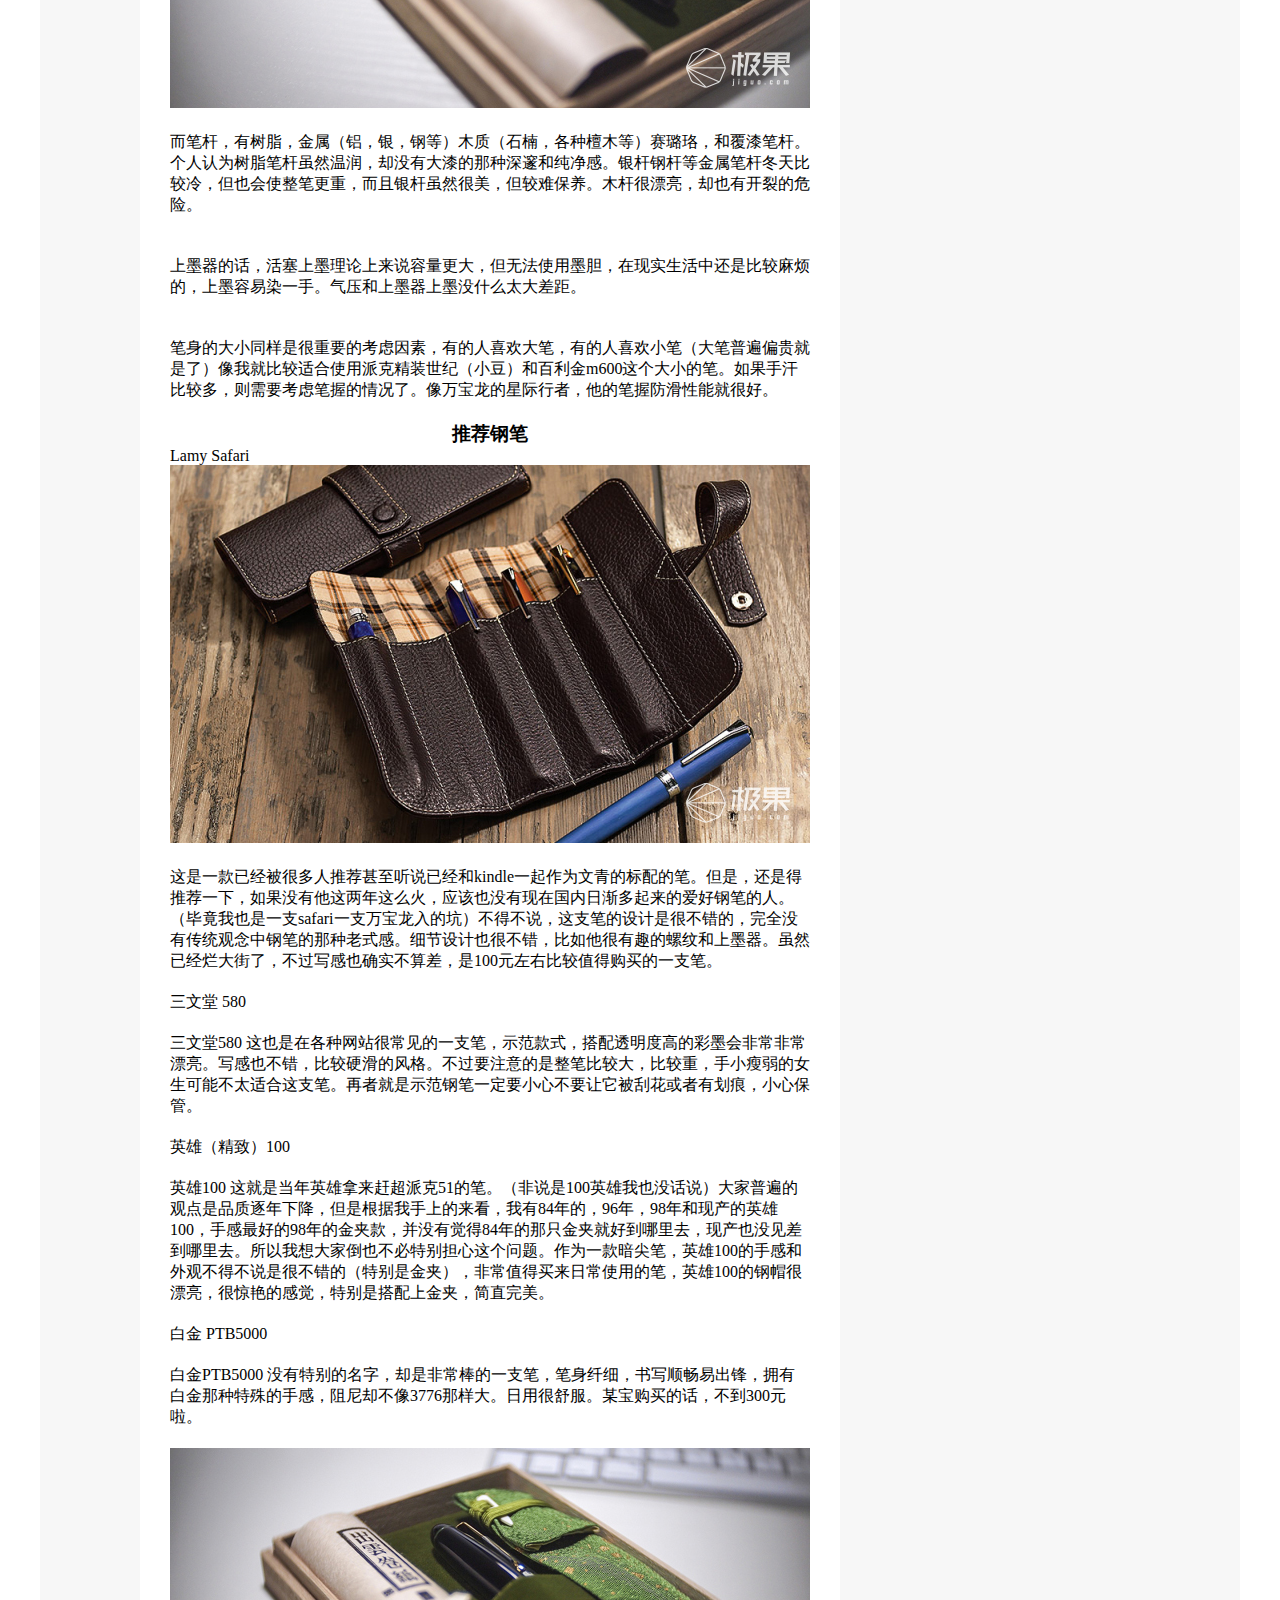
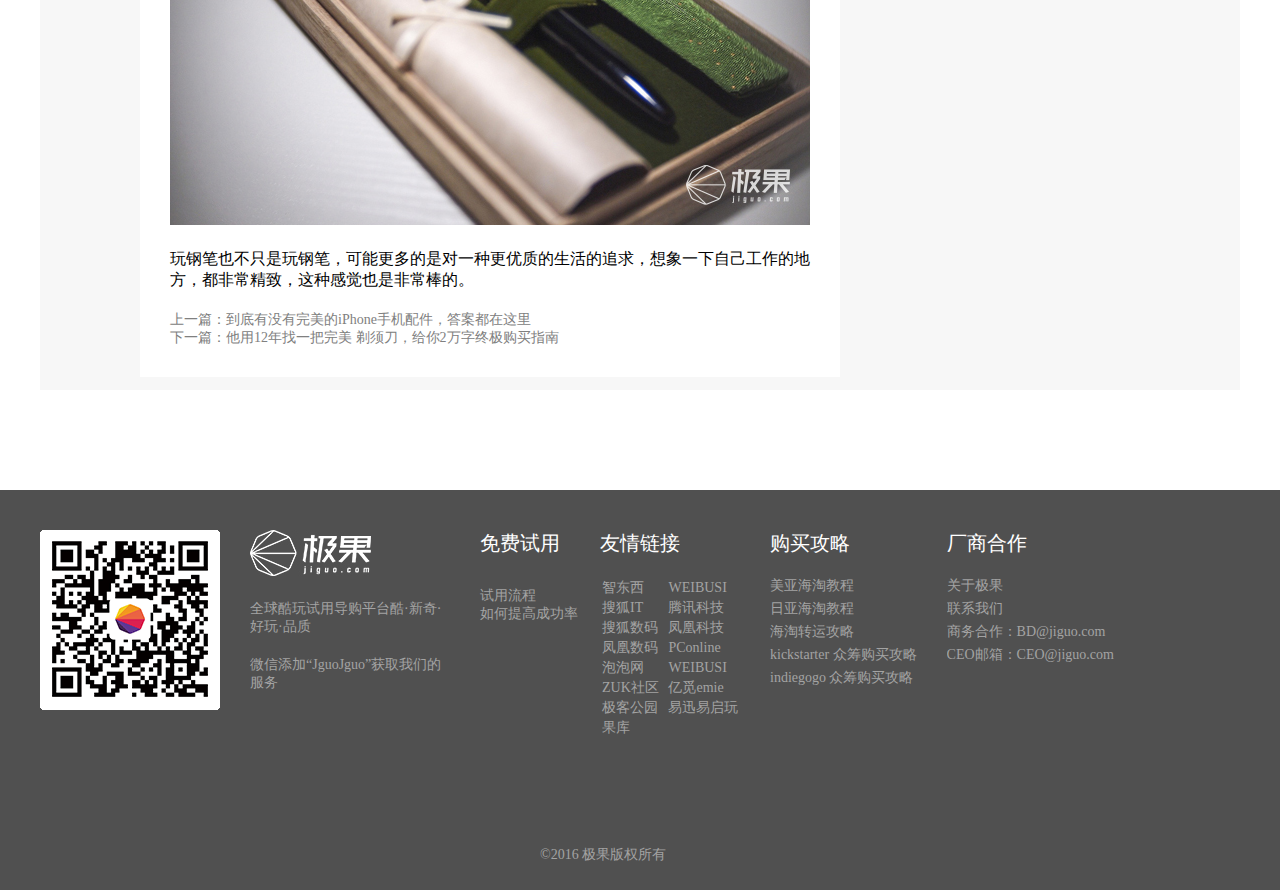
<file: guid/07.guid-detail.html>
<!DOCTYPE html>
<html lang="en">

<head>
    <meta charset="UTF-8">
    <meta http-equiv="X-UA-Compatible" content="IE=edge">
    <meta name="viewport" content="width=device-width, initial-scale=1.0">
    <title>Document</title>
    <link rel="stylesheet" href="../css/base.css">
    <link rel="stylesheet" href="./../css/00.css">
    <link rel="stylesheet" href="./../css/guid-detail.css">
    <script src="./../js/oajax.js"></script>
</head>

<body>
    <!-- 头部盒子 -->
    <header class="heard w">
        <!-- 左侧logo -->
        <div class="left"><img src="./../img/image/logonew.png" alt="" width="100px"></div>
        <!-- 中间导航 -->
        <div class="nav">
            <ul>
                <li><a href="../index.html">首页</a> </li>
                <li><a href="../play/02.play-new.html" >酷玩</a> </li>
                <li><a href="../guid/05.guid-new.html"  style="color: red;">导购</a> </li>
                <li><a href="../use/08.use-all.html">试用</a> </li>
                <li><a href="../use/experience.html">报告</a> </li>
            </ul>
        </div>
        <!-- 右侧搜索和登录 -->
        <div class="right">
            <img src="./../img/css-img/search.png" alt="">
            <button class="btn1"><a href="../regist.html">注册</a> </button>
            <button class="btn2"><a href="../login.html">登录</a> </button>
        </div>

    </header>


    <!-- 导购路径 -->
    <div class="big">
        <div class="mid">
            <ul class="first">
                <li>首页</li>
                <li>></li>
                <li>导购</li>
                <li>></li>
                <li>最新</li>
                <li>></li>
                <li>2016，这8只钢笔够你装逼一整年</li>
            </ul>
            <div class="lef">
                <div class="left1">
                    <p>2016，这8只钢笔够你装逼一整年</p>
                    <div class="nam">
                        <img src="./../img/css-img/tx.jpg" alt="" id="img1">
                        <span>苏苏</span>
                        <span id="tim">2016-01-25</span>
                    </div>
                </div>
                <div class="left2">
                    <p>钢笔，作为一个书写工具，像手表一样，不但具有功能性，还拥有了装饰（bi）等功能。不过总有人在死磕钢笔的本质：</p>
                    <img src="./../img/image/detail.jpg" alt="">
                    <h3>选一只钢笔</h3>
                    <p>初次使用钢笔该如何选择，这是个老生常谈的问题了，具体其实没什么好讲的，因为不但那些昂贵的钢笔，每支都有自己的个性，相对廉价的钢笔更是如此。所以还是要尽量自己去实体店尝试，看看手感是否适合自己。
                    </p>
                    <img src="./../img/image/detail1.jpg" alt="">
                    <p>其次，因为现代许多人都是一直用圆珠笔和中性笔，所以总想要求钢笔的笔迹也要像中性笔一样细，这也算是一个误区，钢笔的笔迹一般都不会很细，其实细的笔尖，品控等方面未必能做好。总之粗细问题习惯就好，毕竟中文字体本来就不太适合很细的笔迹去表现。
                    </p>
                    <img src="./../img/image/detail2.jpg" alt="">
                    <p>再者就是选择的时候，不要觉得金尖的手感就一定比钢尖要好，还是要自己去尝试。还有重量一定要好好考虑，太重的钢笔虽然有的时候手感很好，但是写久了会很累，适合少量高质的书写。</p>
                    <h3>什么是好钢笔</h3><br>
                    <img src="./../img/image/detail3.jpg" alt="">
                    <p>一支钢笔，笔尖分为明尖和暗尖，一般来说明尖会更为软，而暗尖会比较硬。明尖很容易达到软弹的效果，而暗尖则比较容易达到硬滑的效果，日常大量书写的话，更推荐暗尖，不过如果是领导签字，自然需要一款帅气的明尖才行（也不绝对，比如麦克阿瑟使用的派克51，则有一种军人的饱满和刚毅的美感。）
                    </p>
                    <img src="./../img/image/detail4.jpg" alt="">
                    <p>如果说钢笔的灵魂在于笔尖，那么笔尖的灵魂，就在于铱粒了，各厂有各厂不同的铱粒，其组成和打磨都各不相同。其中最有名的犀飞利（西华）其铱粒的耐磨程度其余各厂望尘莫及。大家挑选钢笔最好也考虑下自己的风格，比如说有人将铱粒的打磨分为刀锋打磨和普通的胖头尖，其实并不存在孰优孰劣，只是所谓的刀锋打磨，更容易表现笔画的粗细罢了（相对的书写速度会减慢，磨损也会加快。）各厂不同产地的铱粒，也会有不同，比如派克世纪现产的法产笔尖，就没有英产的耐磨。
                    </p>
                    <img src="./../img/image/detail5.jpg" alt="">
                    <p>而笔杆，有树脂，金属（铝，银，钢等）木质（石楠，各种檀木等）赛璐珞，和覆漆笔杆。个人认为树脂笔杆虽然温润，却没有大漆的那种深邃和纯净感。银杆钢杆等金属笔杆冬天比较冷，但也会使整笔更重，而且银杆虽然很美，但较难保养。木杆很漂亮，却也有开裂的危险。
                    </p>
                    <p>上墨器的话，活塞上墨理论上来说容量更大，但无法使用墨胆，在现实生活中还是比较麻烦的，上墨容易染一手。气压和上墨器上墨没什么太大差距。</p>
                    <p>笔身的大小同样是很重要的考虑因素，有的人喜欢大笔，有的人喜欢小笔（大笔普遍偏贵就是了）像我就比较适合使用派克精装世纪（小豆）和百利金m600这个大小的笔。如果手汗比较多，则需要考虑笔握的情况了。像万宝龙的星际行者，他的笔握防滑性能就很好。
                    </p>
                    <h3>推荐钢笔</h3>
                    <span>Lamy Safari</span>
                    <img src="./../img/image/detail1.jpg" alt="">
                    <p>这是一款已经被很多人推荐甚至听说已经和kindle一起作为文青的标配的笔。但是，还是得推荐一下，如果没有他这两年这么火，应该也没有现在国内日渐多起来的爱好钢笔的人。（毕竟我也是一支safari一支万宝龙入的坑）不得不说，这支笔的设计是很不错的，完全没有传统观念中钢笔的那种老式感。细节设计也很不错，比如他很有趣的螺纹和上墨器。虽然已经烂大街了，不过写感也确实不算差，是100元左右比较值得购买的一支笔。
                    </p>
                    <span>三文堂 580</span>
                    <p>三文堂580
                        这也是在各种网站很常见的一支笔，示范款式，搭配透明度高的彩墨会非常非常漂亮。写感也不错，比较硬滑的风格。不过要注意的是整笔比较大，比较重，手小瘦弱的女生可能不太适合这支笔。再者就是示范钢笔一定要小心不要让它被刮花或者有划痕，小心保管。
                    </p>
                    <span>英雄（精致）100</span>
                    <p>英雄100
                        这就是当年英雄拿来赶超派克51的笔。（非说是100英雄我也没话说）大家普遍的观点是品质逐年下降，但是根据我手上的来看，我有84年的，96年，98年和现产的英雄100，手感最好的98年的金夹款，并没有觉得84年的那只金夹就好到哪里去，现产也没见差到哪里去。所以我想大家倒也不必特别担心这个问题。作为一款暗尖笔，英雄100的手感和外观不得不说是很不错的（特别是金夹），非常值得买来日常使用的笔，英雄100的钢帽很漂亮，很惊艳的感觉，特别是搭配上金夹，简直完美。
                    </p>
                    <span>白金 PTB5000</span>
                    <p>白金PTB5000 没有特别的名字，却是非常棒的一支笔，笔身纤细，书写顺畅易出锋，拥有白金那种特殊的手感，阻尼却不像3776那样大。日用很舒服。某宝购买的话，不到300元啦。</p>
                    <img src="./../img/image/detail5.jpg" alt="">
                    <p>玩钢笔也不只是玩钢笔，可能更多的是对一种更优质的生活的追求，想象一下自己工作的地方，都非常精致，这种感觉也是非常棒的。</p>
                    <div class="nex">
                        上一篇：到底有没有完美的iPhone手机配件，答案都在这里<br>
                        下一篇：他用12年找一把完美 剃须刀，给你2万字终极购买指南
                    </div>
                </div>




            </div>
           
               

          
            <div class="rig">
                <div class="xin">
                    <!-- 白 -->
                    <img src="./../img/css-img/xinRedo.png" alt="" id="x1">
                    <!-- 红 -->
                    <img src="./../img/css-img/xinRedh.png" alt="" id="x2">
                    <div class="d1">喜欢 <span id="numb">15</span></div>

                </div>
                <div class="share">
                    <!-- 白 -->
                    <img src="./../img/css-img/share_yj1.png" alt="" id="s1">
                    <!-- 红 -->
                    <img src="./../img/css-img/shareh_yj1.png" alt=""id="s2">
                    <div class="d2">分享</div>

                </div>
                <!-- 分享 -->
                <div class="bshare-custom">
                    <a title="分享到QQ空间" class="bshare-qzone"></a>
                    <a title="分享到新浪微博" class="bshare-sinaminiblog"></a>
                    <a title="分享到人人网" class="bshare-renren"></a>
                    <a title="分享到腾讯微博" class="bshare-qqmb"></a>
                    <a title="分享到网易微博" class="bshare-neteasemb"></a>
                    <a title="更多平台" class="bshare-more bshare-more-icon more-style-addthis"></a>
                    <span class="BSHARE_COUNT bshare-share-count">0</span>
                </div>
                <script type="text/javascript" charset="utf-8"
                    src="http://static.bshare.cn/b/buttonLite.js#style=-1&amp;uuid=&amp;pophcol=2&amp;lang=zh"></script>
                <script type="text/javascript" charset="utf-8" src="http://static.bshare.cn/b/bshareC0.js"></script>
            </div>
            
        </div>
    </div>
    <script>
        var bs = document.getElementsByClassName('bshare-custom')[0]
        var xin = document.getElementsByClassName('xin')[0]
        var share = document.getElementsByClassName('share')[0]
        var num =15
        xin.onclick = function(){
            x1.style.display = 'none'
            x2.style.display = 'block'
            num ++
            numb.innerHTML = num
        }
        share.onclick = function(){
            s1.style.display = 'none'
            s2.style.display = 'block'
            bs.style.display = 'block'

        }
    </script>



    <!-- 底部盒子 -->
    <footer class="footer">
        <!-- 版心 -->
        <div class="w">
            <!-- 左侧二维码 -->
            <div class="lef"><img src="./../img/image/code.png" alt=""></div>
            <!-- 左侧极果 -->
            <div class="lef2"><img src="./../img/image/logoImg.jpg" alt="">
                <div class="xhz">全球酷玩试用导购平台酷·新奇·好玩·品质</div>
                <div class="xhz">微信添加“JguoJguo”获取我们的服务</div>
            </div>
            <!-- 左侧免费试用 -->
            <div class="lef3">
                <div class="xhz1">免费试用</div>
                <div class="xhz2"><a href="../trial.html">试用流程</a>
                    <br>
                    <a href="../use/13.use-detail.html">如何提高成功率</a>
                </div>
            </div>
            <!-- 左侧友情链接 -->
            <div class="lef4">
                <div class="xhz1">友情链接</div>
                <table>
                    <tr>
                        <td>智东西</td>
                        <td>WEIBUSI</td>
                    </tr>
                    <tr>
                        <td>搜狐IT</td>
                        <td>腾讯科技</td>
                    </tr>
                    <tr>
                        <td>搜狐数码 </td>
                        <td>凤凰科技</td>
                    </tr>
                    <tr>
                        <td>凤凰数码</td>
                        <td>PConline</td>
                    </tr>
                    <tr>
                        <td>泡泡网</td>
                        <td>WEIBUSI</td>
                    </tr>
                    <tr>
                        <td>ZUK社区</td>
                        <td> 亿觅emie</td>
                    </tr>
                    <tr>
                        <td>极客公园</td>
                        <td>易迅易启玩</td>
                    </tr>
                    <tr>
                        <td>果库</td>
                    </tr>

                </table>
            </div>
            <!-- 左侧购买攻略 -->
            <div class="lef5">
                <div class="xhz1">购买攻略</div>
                <ul>
                    <li>美亚海淘教程</li>
                    <li>日亚海淘教程</li>
                    <li>海淘转运攻略</li>
                    <li>kickstarter 众筹购买攻略</li>
                    <li>indiegogo 众筹购买攻略</li>
                </ul>
            </div>
            <!-- 左侧厂商合作 -->
            <div class="lef6">
                <div class="xhz1">厂商合作</div>
                <ul>
                    <li><a href="../guid/07.guid-detail.html">关于极果</a> </li>
                    <li><a href="../partner.html">联系我们</a> </li>
                    <li>商务合作：BD@jiguo.com</li>
                    <li>CEO邮箱：CEO@jiguo.com</li>
                </ul>
            </div>

        </div>
        <div class="last1">
            <p>©2016 极果版权所有</p>
        </div>
    </footer>
</body>

</html>
</file>
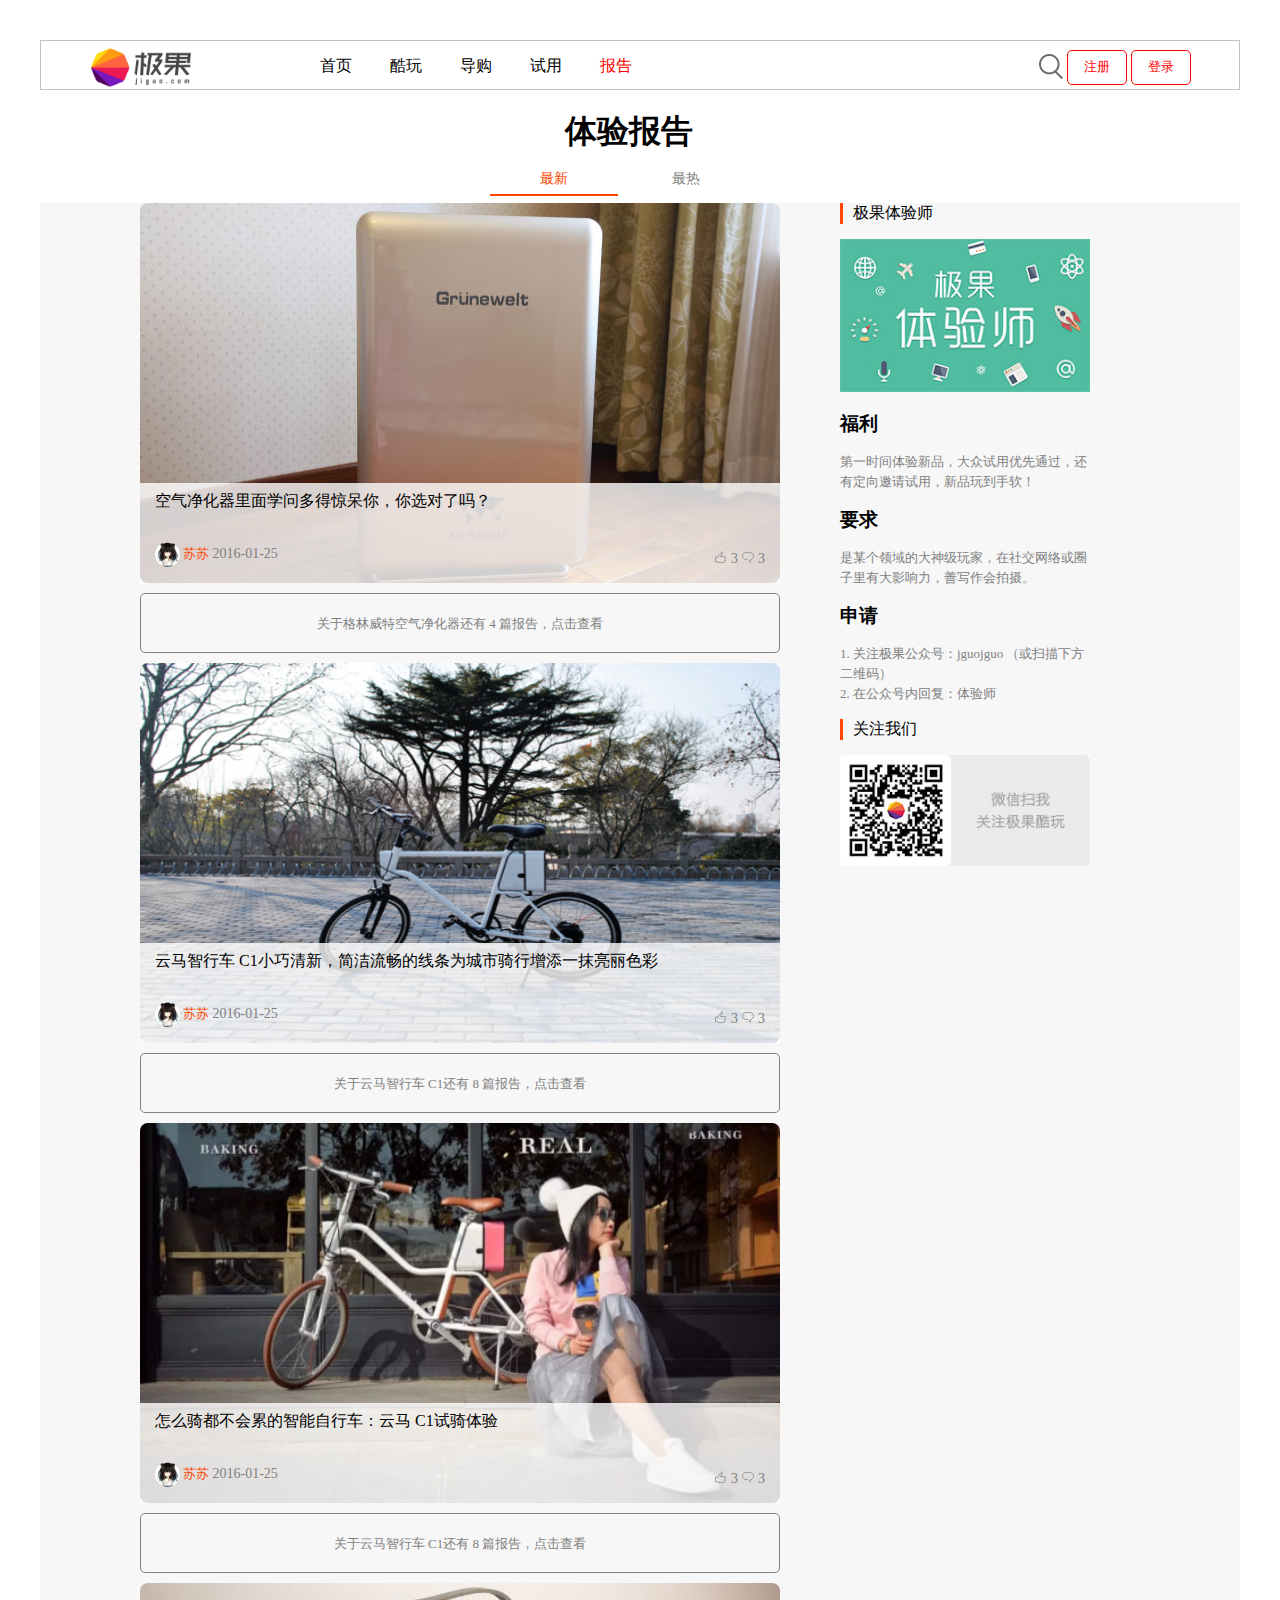
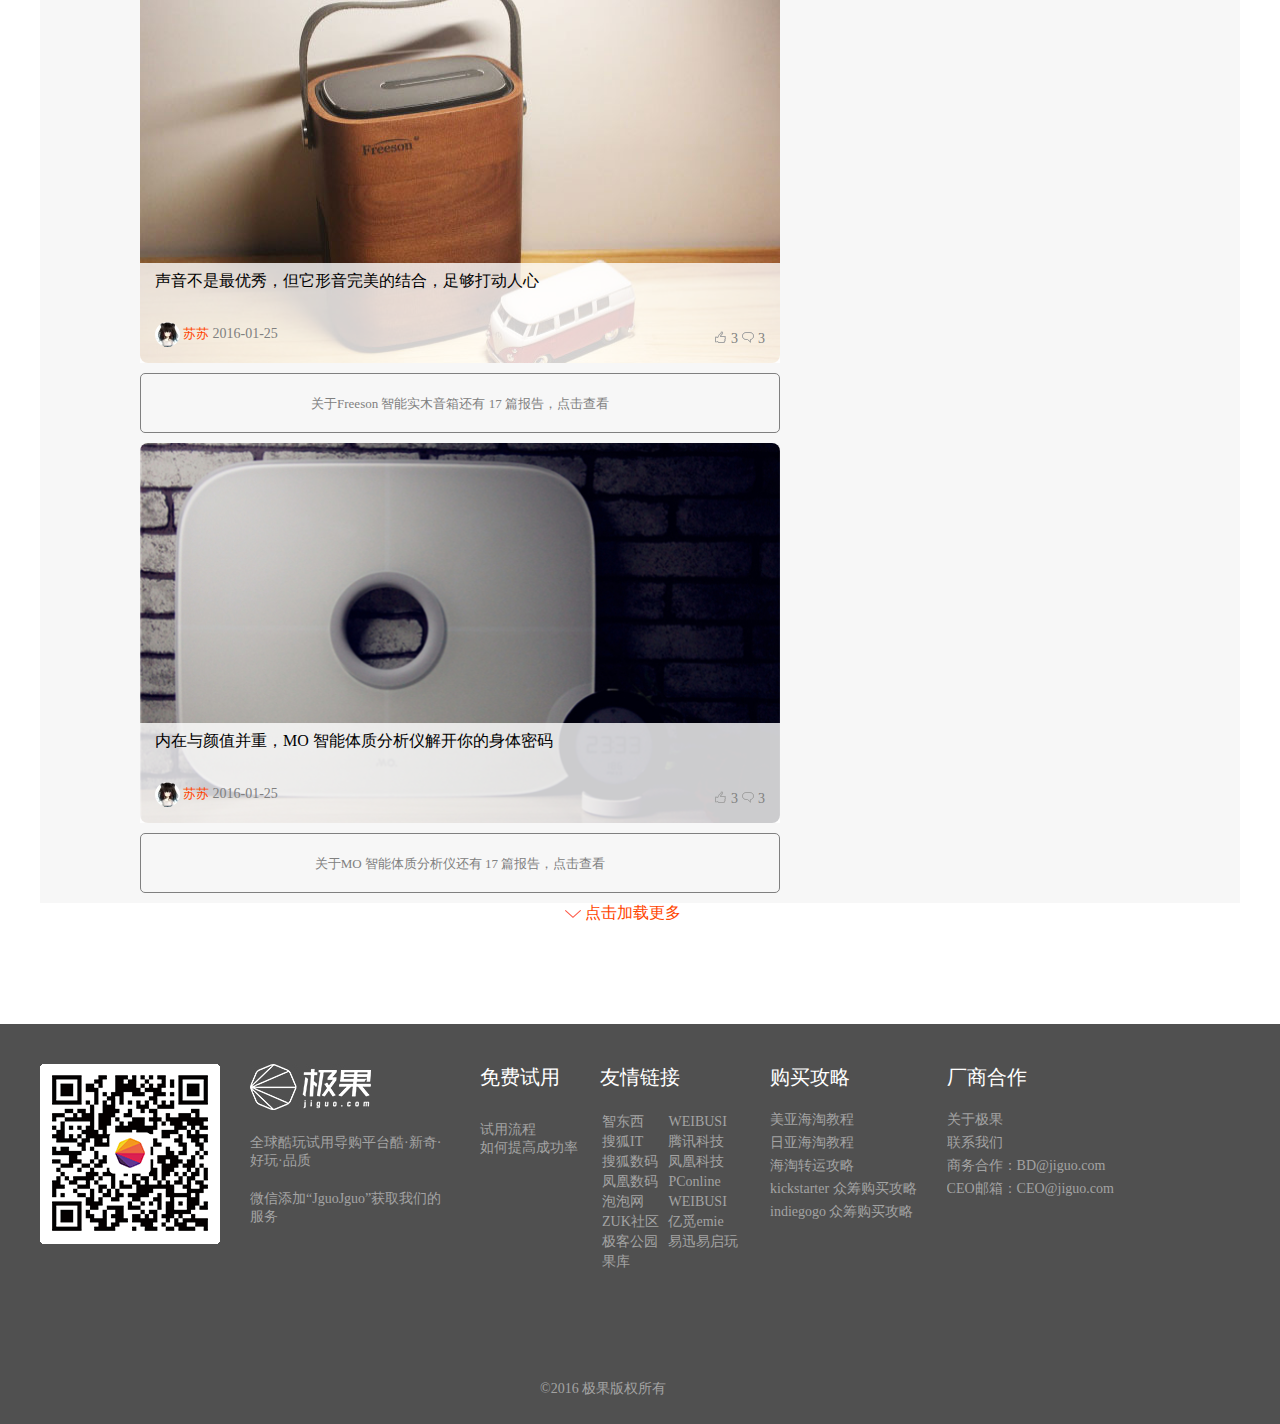
<file: use/experience.html>
<!DOCTYPE html>
<html lang="en">

<head>
    <meta charset="UTF-8">
    <meta http-equiv="X-UA-Compatible" content="IE=edge">
    <meta name="viewport" content="width=device-width, initial-scale=1.0">
    <title>Document</title>
    <link rel="stylesheet" href="./../css/base.css">
    <link rel="stylesheet" href="./../css/exper.css">
    <link rel="stylesheet" href="./../css/00.css">
</head>

<body>

    <!-- 头部盒子 -->
    <header class="heard w">
        <!-- 左侧logo -->
        <div class="left"><img src="./../img/image/logonew.png" alt="" width="100px"></div>
        <!-- 中间导航 -->
        <div class="nav">
            <ul>
                <li><a href="../index.html" >首页</a> </li>
                <li><a href="../play/02.play-new.html">酷玩</a> </li>
                <li><a href="../guid/05.guid-new.html">导购</a> </li>
                <li><a href="../use/08.use-all.html" >试用</a> </li>
                <li><a href="../use/experience.html" style="color: red;">报告</a> </li>
            </ul>
        </div>
        <!-- 右侧搜索和登录 -->
        <div class="right">
            <img src="./../img/css-img/search.png" alt="">
            <button class="btn1"><a href="../regist.html">注册</a> </button>
            <button class="btn2"><a href="../login.html">登录</a> </button>
        </div>

    </header>
    <!-- 体验报告 -->
    <div class="big">
        <h1>体验报告</h1>
        <div class="fir">
            <span id="aa">最新</span>
            <span class="bb">最热</span>
        </div>
        <div class="sec">
            <span class="aa">最新</span>
            <span id="bb">最热</span>
        </div>
        <!-- 大背景 -->
        <div class="bgm">
            <!-- 最新  -->
            <div class="mid">
                <!-- 左边 -->
                <div class="lef">
                    <div class="one">
                        <div class="one_1">
                            <p>空气净化器里面学问多得惊呆你，你选对了吗？</p>
                            <p class="p1"><img src="./../img/css-img/tx.jpg" alt=""><span> 苏苏 </span> 2016-01-25</p>
                            <div class="zan">
                                <img src="./../img/css-img/zan.png" alt="">
                                <span>3</span>
                                <img src="./../img/css-img/reply.png" alt="">
                                <span>3</span>
                            </div>
                        </div>
                    </div>
                    <div class="one_2">
                        关于格林威特空气净化器还有 4 篇报告，点击查看
                    </div>
                    <div class="two">
                        <div class="one_1">
                            <p>云马智行车 C1小巧清新，简洁流畅的线条为城市骑行增添一抹亮丽色彩</p>
                            <p class="p1"><img src="./../img/css-img/tx.jpg" alt=""><span> 苏苏 </span> 2016-01-25</p>
                            <div class="zan">
                                <img src="./../img/css-img/zan.png" alt="">
                                <span>3</span>
                                <img src="./../img/css-img/reply.png" alt="">
                                <span>3</span>
                            </div>
                        </div>
                    </div>
                    <div class="one_2">
                        关于云马智行车 C1还有 8 篇报告，点击查看
                    </div>
                    <div class="three">
                        <div class="one_1">
                            <p>怎么骑都不会累的智能自行车：云马 C1试骑体验</p>
                            <p class="p1"><img src="./../img/css-img/tx.jpg" alt=""><span> 苏苏 </span> 2016-01-25</p>
                            <div class="zan">
                                <img src="./../img/css-img/zan.png" alt="">
                                <span>3</span>
                                <img src="./../img/css-img/reply.png" alt="">
                                <span>3</span>
                            </div>
                        </div>
                    </div>
                    <div class="one_2">
                        关于云马智行车 C1还有 8 篇报告，点击查看
                    </div>
                    <div class="four">
                        <div class="one_1">
                            <p>声音不是最优秀，但它形音完美的结合，足够打动人心</p>
                            <p class="p1"><img src="./../img/css-img/tx.jpg" alt=""><span> 苏苏 </span> 2016-01-25</p>
                            <div class="zan">
                                <img src="./../img/css-img/zan.png" alt="">
                                <span>3</span>
                                <img src="./../img/css-img/reply.png" alt="">
                                <span>3</span>
                            </div>
                        </div>
                    </div>
                    <div class="one_2">
                        关于Freeson 智能实木音箱还有 17 篇报告，点击查看
                    </div>
                    <div class="five">
                        <div class="one_1">
                            <p>内在与颜值并重，MO 智能体质分析仪解开你的身体密码</p>
                            <p class="p1"><img src="./../img/css-img/tx.jpg" alt=""><span> 苏苏 </span> 2016-01-25</p>
                            <div class="zan">
                                <img src="./../img/css-img/zan.png" alt="">
                                <span>3</span>
                                <img src="./../img/css-img/reply.png" alt="">
                                <span>3</span>
                            </div>
                        </div>
                    </div>
                    <div class="one_2">
                        关于MO 智能体质分析仪还有 17 篇报告，点击查看
                    </div>

                    <!-- 溢出隐藏 -->
                    <div class="one">
                        <div class="one_1">
                            <p>空气净化器里面学问多得惊呆你，你选对了吗？</p>
                            <p class="p1"><img src="./../img/css-img/tx.jpg" alt=""><span> 苏苏 </span> 2016-01-25</p>
                            <div class="zan">
                                <img src="./../img/css-img/zan.png" alt="">
                                <span>3</span>
                                <img src="./../img/css-img/reply.png" alt="">
                                <span>3</span>
                            </div>
                        </div>
                    </div>
                    <div class="one_2">
                        关于格林威特空气净化器还有 4 篇报告，点击查看
                    </div>
                    <div class="two">
                        <div class="one_1">
                            <p>云马智行车 C1小巧清新，简洁流畅的线条为城市骑行增添一抹亮丽色彩</p>
                            <p class="p1"><img src="./../img/css-img/tx.jpg" alt=""><span> 苏苏 </span> 2016-01-25</p>
                            <div class="zan">
                                <img src="./../img/css-img/zan.png" alt="">
                                <span>3</span>
                                <img src="./../img/css-img/reply.png" alt="">
                                <span>3</span>
                            </div>
                        </div>
                    </div>
                    <div class="one_2">
                        关于云马智行车 C1还有 8 篇报告，点击查看
                    </div>


                </div>
                <!-- 右边 -->
                <div class="rig">
                    <p class="jg"> 极果体验师</p>
                    <img src="./../img/image/tiyanImg.jpg" alt="">
                    <h3>福利</h3>
                    <span>第一时间体验新品，大众试用优先通过，还有定向邀请试用，新品玩到手软！</span>
                    <h3>要求</h3>
                    <span>是某个领域的大神级玩家，在社交网络或圈子里有大影响力，善写作会拍摄。</span>
                    <h3>申请</h3>
                    <span>1. 关注极果公众号：jguojguo
                        （或扫描下方二维码）<br>
                        2. 在公众号内回复：体验师</span>
                        <div class="foc">
                    <p class="jg"> 关注我们</p>
                    <img src="./../img/image/myCode.jpg" alt="">
                </div>

                </div>
                
 
            </div>

            <!-- 最热  -->
                        
            <div class="midhot">
                            <!-- 左边 -->
                            <div class="lef">
                                <div class="onea">
                                    <div class="one_1">
                                        <p>空气净化器里面学问多得惊呆你，你选对了吗？</p>
                                        <p class="p1"><img src="./../img/css-img/tx.jpg" alt=""><span> 苏苏 </span> 2016-01-25</p>
                                        <div class="zan">
                                            <img src="./../img/css-img/zan.png" alt="">
                                            <span>3</span>
                                            <img src="./../img/css-img/reply.png" alt="">
                                            <span>3</span>
                                        </div>
                                    </div>
                                </div>
                               
                                <div class="twoa">
                                    <div class="one_1">
                                        <p>云马智行车 C1小巧清新，简洁流畅的线条为城市骑行增添一抹亮丽色彩</p>
                                        <p class="p1"><img src="./../img/css-img/tx.jpg" alt=""><span> 苏苏 </span> 2016-01-25</p>
                                        <div class="zan">
                                            <img src="./../img/css-img/zan.png" alt="">
                                            <span>3</span>
                                            <img src="./../img/css-img/reply.png" alt="">
                                            <span>3</span>
                                        </div>
                                    </div>
                                </div>
                               
                                <div class="threea">
                                    <div class="one_1">
                                        <p>怎么骑都不会累的智能自行车：云马 C1试骑体验</p>
                                        <p class="p1"><img src="./../img/css-img/tx.jpg" alt=""><span> 苏苏 </span> 2016-01-25</p>
                                        <div class="zan">
                                            <img src="./../img/css-img/zan.png" alt="">
                                            <span>3</span>
                                            <img src="./../img/css-img/reply.png" alt="">
                                            <span>3</span>
                                        </div>
                                    </div>
                                </div>
                                
                                <div class="foura">
                                    <div class="one_1">
                                        <p>声音不是最优秀，但它形音完美的结合，足够打动人心</p>
                                        <p class="p1"><img src="./../img/css-img/tx.jpg" alt=""><span> 苏苏 </span> 2016-01-25</p>
                                        <div class="zan">
                                            <img src="./../img/css-img/zan.png" alt="">
                                            <span>3</span>
                                            <img src="./../img/css-img/reply.png" alt="">
                                            <span>3</span>
                                        </div>
                                    </div>
                                </div>
                               
                                <div class="fivea">
                                    <div class="one_1">
                                        <p>内在与颜值并重，MO 智能体质分析仪解开你的身体密码</p>
                                        <p class="p1"><img src="./../img/css-img/tx.jpg" alt=""><span> 苏苏 </span> 2016-01-25</p>
                                        <div class="zan">
                                            <img src="./../img/css-img/zan.png" alt="">
                                            <span>3</span>
                                            <img src="./../img/css-img/reply.png" alt="">
                                            <span>3</span>
                                        </div>
                                    </div>
                                </div>
                               
            
                                <!-- 溢出隐藏 -->
                                <div class="onea">
                                    <div class="one_1">
                                        <p>空气净化器里面学问多得惊呆你，你选对了吗？</p>
                                        <p class="p1"><img src="./../img/css-img/tx.jpg" alt=""><span> 苏苏 </span> 2016-01-25</p>
                                        <div class="zan">
                                            <img src="./../img/css-img/zan.png" alt="">
                                            <span>3</span>
                                            <img src="./../img/css-img/reply.png" alt="">
                                            <span>3</span>
                                        </div>
                                    </div>
                                </div>
                               
                                <div class="twoa">
                                    <div class="one_1">
                                        <p>云马智行车 C1小巧清新，简洁流畅的线条为城市骑行增添一抹亮丽色彩</p>
                                        <p class="p1"><img src="./../img/css-img/tx.jpg" alt=""><span> 苏苏 </span> 2016-01-25</p>
                                        <div class="zan">
                                            <img src="./../img/css-img/zan.png" alt="">
                                            <span>3</span>
                                            <img src="./../img/css-img/reply.png" alt="">
                                            <span>3</span>
                                        </div>
                                    </div>
                                </div>
                               
            
                            </div>
                            <!-- 右边 -->
                            <div class="rig">
                                <p class="jg"> 极果体验师</p>
                                <img src="./../img/image/tiyanImg.jpg" alt="">
                                <h3>福利</h3>
                                <span>第一时间体验新品，大众试用优先通过，还有定向邀请试用，新品玩到手软！</span>
                                <h3>要求</h3>
                                <span>是某个领域的大神级玩家，在社交网络或圈子里有大影响力，善写作会拍摄。</span>
                                <h3>申请</h3>
                                <span>1. 关注极果公众号：jguojguo
                                    （或扫描下方二维码）<br>
                                    2. 在公众号内回复：体验师</span>
                                    <div class="foc">
                                <p class="jg"> 关注我们</p>
                                <img src="./../img/image/myCode.jpg" alt="">
                            </div>
            
                            </div>
                            
             
            </div>

        </div>
        <!-- 点击加载更多 -->
    <div class="bot">
        <div class="clc">
            <div class="more"><img src="./../img/css-img/more.png" alt=""> 点击加载更多</div>
            <div class="ing"><img src="./../img/css-img/loading-icon.gif" alt="">正在加载更多</div>
        </div>
        <script>
            var more = document.getElementsByClassName('more')[0]
            var ing = document.getElementsByClassName('ing')[0]
            var bgm = document.getElementsByClassName('bgm')[0]
            ing.style.display = 'none'
            more.onclick = function () {
                more.style.display = 'none'
                ing.style.display = 'block'
                setTimeout(function () {
                    ing.style.display = 'none'
                    bgm.style.height = 3230 + 'px'


                }, 3000);
            }
        </script>
        <!-- 点击切换最新最热 -->
        <script>
            var aa = document.getElementsByClassName('aa')[0]
            var bb = document.getElementsByClassName('bb')[0]
            var fir = document.getElementsByClassName('fir')[0]
            var sec = document.getElementsByClassName('sec')[0]
            var mid = document.getElementsByClassName('mid')[0]
            var midhot = document.getElementsByClassName('midhot')[0]
            aa.onclick = function(){
                fir.style.display = 'block'
                sec.style.display = 'none'
                mid.style.display = 'block'
                midhot.style.display = 'none'

            }
            bb.onclick = function(){
                fir.style.display = 'none'
                sec.style.display = 'block'
                mid.style.display = 'none'
                midhot.style.display = 'block'

            }

        </script>
    </div>


    </div>


    <!-- 底部盒子 -->
    <footer class="footer">
        <!-- 版心 -->
        <div class="w">
            <!-- 左侧二维码 -->
            <div class="lef"><img src="./../img/image/code.png" alt=""></div>
            <!-- 左侧极果 -->
            <div class="lef2"><img src="./../img/image/logoImg.jpg" alt="">
                <div class="xhz">全球酷玩试用导购平台酷·新奇·好玩·品质</div>
                <div class="xhz">微信添加“JguoJguo”获取我们的服务</div>
            </div>
            <!-- 左侧免费试用 -->
            <div class="lef3">
                <div class="xhz1">免费试用</div>
                <div class="xhz2"><a href="../trial.html">试用流程</a>
                    <br>
                    <a href="../use/13.use-detail.html">如何提高成功率</a>
                </div>
            </div>
            <!-- 左侧友情链接 -->
            <div class="lef4">
                <div class="xhz1">友情链接</div>
                <table>
                    <tr>
                        <td>智东西</td>
                        <td>WEIBUSI</td>
                    </tr>
                    <tr>
                        <td>搜狐IT</td>
                        <td>腾讯科技</td>
                    </tr>
                    <tr>
                        <td>搜狐数码 </td>
                        <td>凤凰科技</td>
                    </tr>
                    <tr>
                        <td>凤凰数码</td>
                        <td>PConline</td>
                    </tr>
                    <tr>
                        <td>泡泡网</td>
                        <td>WEIBUSI</td>
                    </tr>
                    <tr>
                        <td>ZUK社区</td>
                        <td> 亿觅emie</td>
                    </tr>
                    <tr>
                        <td>极客公园</td>
                        <td>易迅易启玩</td>
                    </tr>
                    <tr>
                        <td>果库</td>
                    </tr>

                </table>
            </div>
            <!-- 左侧购买攻略 -->
            <div class="lef5">
                <div class="xhz1">购买攻略</div>
                <ul>
                    <li>美亚海淘教程</li>
                    <li>日亚海淘教程</li>
                    <li>海淘转运攻略</li>
                    <li>kickstarter 众筹购买攻略</li>
                    <li>indiegogo 众筹购买攻略</li>
                </ul>
            </div>
            <!-- 左侧厂商合作 -->
            <div class="lef6">
                <div class="xhz1">厂商合作</div>
                <ul>
                    <li><a href="../guid/07.guid-detail.html">关于极果</a> </li>
                    <li><a href="../partner.html">联系我们</a> </li>
                    <li>商务合作：BD@jiguo.com</li>
                    <li>CEO邮箱：CEO@jiguo.com</li>
                </ul>
            </div>

        </div>
        <div class="last1">
            <p>©2016 极果版权所有</p>
        </div>
    </footer>

</body>

</html>
</file>
<file: css/base.css>
*{
    margin: 0;
    padding: 0;
    box-sizing: border-box;
}
a{
    text-decoration: none;
}
ul,li{
    list-style: none;
}
.w{
    width: 1200px;
    margin: 0 auto;
}
.fl{
    float: left;
}
@keyframes opc {
    0% {
      opacity: 0.4;
    }
  
    50% {
      opacity: 1;
    }
  
    100% {
      opacity: 0.4;
    }
  }
</file>
<file: css/00.css>
@charset "UTF-8";
/* 头部 */
.heard {
  margin-top: 40px;
  height: 50px;
  line-height: 50px;
  border: 1px solid #c5c2c2;
  overflow: hidden;
  /* logo */
  /* 导航栏 */
  /* 搜索和登录 */
}

.heard .left {
  float: left;
  margin-left: 50px;
  width: 200px;
  height: 50px;
}

.heard .left img {
  vertical-align: middle;
}

.heard .nav {
  float: left;
  width: 400px;
}

.heard .nav a {
  color: black;
}

.heard .nav a:hover {
  color: red;
}

.heard .nav ul li {
  float: left;
  width: 50px;
  height: 50px;
  line-height: 50px;
  text-align: center;
  margin-left: 20px;
}

.heard .nav ul li:hover {
  color: red;
}

.heard .right {
  float: right;
  width: 200px;
  height: 50px;
}

.heard .right img {
  vertical-align: middle;
  -webkit-transition: all .5s;
  transition: all .5s;
}

.heard .right img:hover {
  -webkit-transform: scale(1.5);
          transform: scale(1.5);
}

.heard .right button {
  width: 60px;
  height: 35px;
  border: 1px solid red;
  background-color: #fff;
  color: red;
  border-radius: 5px;
}

.heard .right button:hover {
  background-color: aqua;
}

.heard .right button a {
  color: red;
}

/* 底部 */
.footer {
  margin-top: 100px;
  width: 100%;
  background-color: #505050;
  height: 400px;
  padding-top: 40px;
  color: #a3a3a3;
  font-size: 14px;
  overflow: hidden;
}

.footer a:hover {
  color: red;
}

.footer .w {
  overflow: hidden;
  height: 300px;
}

.footer .lef {
  float: left;
  width: 200px;
  height: 200px;
  overflow: hidden;
}

.footer .lef2 {
  float: left;
  margin-left: 10px;
  width: 200px;
  height: 200px;
  overflow: hidden;
}

.footer .lef2 .xhz {
  margin-top: 20px;
  color: #a3a3a3;
}

.footer .lef3 {
  float: left;
  width: 100px;
  margin-left: 30px;
}

.footer .lef3 .xhz1 {
  font-size: 20px;
  color: white;
}

.footer .lef3 .xhz2 {
  margin-top: 30px;
}

.footer .lef3 .xhz2 a {
  color: #a3a3a3;
}

.footer .lef3 .xhz2 a:hover {
  color: red;
}

.footer .lef4 {
  float: left;
  margin-left: 20px;
}

.footer .lef4 .xhz1 {
  font-size: 20px;
  color: white;
}

.footer .lef4 table {
  margin-top: 20px;
  width: 150px;
}

.footer .lef4 table td:hover {
  color: red;
}

.footer .lef5 {
  float: left;
  margin-left: 20px;
}

.footer .lef5 .xhz1 {
  font-size: 20px;
  color: white;
}

.footer .lef5 ul {
  margin-top: 20px;
}

.footer .lef5 ul li {
  margin-top: 5px;
}

.footer .lef5 ul li:hover {
  color: red;
}

.footer .lef6 {
  float: left;
  overflow: hidden;
  width: 200px;
  margin-left: 30px;
}

.footer .lef6 .xhz1 {
  font-size: 20px;
  color: white;
}

.footer .lef6 ul {
  margin-top: 20px;
}

.footer .lef6 ul li {
  margin-top: 5px;
}

.footer .lef6 ul li:hover {
  color: red;
}

.footer .lef6 ul li a {
  color: #a3a3a3;
}

.footer .lef6 ul li a:hover {
  color: red;
}

.footer .last1 {
  width: 200px;
  height: 50px;
  line-height: 50px;
  margin: 0 auto;
}
</file>
<file: css/login.css>
.content {
  overflow: hidden;
  padding-top: 50px;
  width: 1000px;
  height: 500px;
  margin: 100px auto;
  border: 1px solid;
}

.content .left {
  padding: 30px;
  width: 500px;
  height: 400px;
  float: left;
  margin-left: 50px;
  border-right: 1px solid;
}

.content .left .p1 {
  font-size: 25px;
}

.content .left .box {
  width: 400px;
  margin-top: 40px;
  height: 40px;
  background-color: blueviolet;
}

.content .left .box input {
  height: 40px;
  width: 400px;
  outline: none;
  font-size: 18px;
}

.content .left .box1 {
  overflow: hidden;
  width: 400px;
  margin-top: 20px;
  font-size: 16px;
  height: 40px;
  line-height: 40px;
}

.content .left .box1 .sp2 {
  float: left;
}

.content .left .box1 .sp2 a {
  color: black;
}

.content .left .box1 .sp2 a:hover {
  color: red;
}

.content .left .box1 button {
  float: right;
  width: 150px;
  height: 40px;
  border-radius: 20px;
  background-color: red;
  outline: none;
  border: 0px;
  color: white;
  font-size: 16px;
}

.content .left .box1 button a {
  color: white;
}

.content .left .box1 .sp3 {
  float: right;
}

.content .right {
  padding-top: 10px;
  width: 350px;
  height: 400px;
  float: right;
  margin-right: 50px;
}

.content .right .p2 {
  width: 150px;
  margin: 0 auto;
  text-align: center;
  font-size: 18px;
}

.content .right .tp {
  width: 280px;
  height: 280px;
  margin: 20px auto;
}

.content .right .tp2 {
  margin-top: 10px;
  width: 280px;
  height: 50px;
  margin: 0 auto;
}

.content .right .tp2 img {
  margin-left: 20px;
}
</file>
<file: css/partner.css>
* {
  list-style: none;
}

.big {
  width: 1000px;
  margin: 0 auto;
}

.big h2 {
  padding-bottom: 8px;
}

.big .lef {
  margin-top: 30px;
  float: left;
  width: 200px;
  height: 300px;
  padding: 20px;
  border-radius: 10px;
  background-color: #f7f7f7;
}

.big .lef .part {
  width: 170px;
  border-top: 1px solid silver;
}

.big .lef .part h4 {
  margin-top: 10px;
}

.big .lef .part li {
  padding: 0px 15px;
  line-height: 30px;
}

.big .rig {
  margin: 30px;
  float: left;
  width: 700px;
  padding: 20px;
  border-radius: 10px;
  background-color: #f7f7f7;
}

.big .rig .abo {
  width: 650px;
  padding: 0 15px;
  border-top: 1px solid silver;
}

.big .rig .abo h4 {
  margin-top: 10px;
  padding: 20px 0px;
}

.big .rig .abo p {
  line-height: 25px;
}

.big .rig .abo .cal {
  margin: 30px 0px;
}

.big .rig .abo h3 {
  margin-top: 10px;
  padding: 20px 0px;
}

.big .rig .abo li {
  padding: 0px 20px;
  line-height: 30px;
}
</file>
<file: css/regist.css>
.context {
  width: 1000px;
  margin: 50px auto 0px auto;
  height: 500px;
  background-color: #f7f7f7;
}

.context .h2 {
  border-left: 5px solid red;
  width: 200px;
  padding-left: 30px;
}

.context .hz {
  width: 600px;
  height: 500px;
  margin: 0 auto;
}

.context .hz .box {
  margin: 25px auto;
  width: 500px;
}

.context .hz .box img {
  vertical-align: middle;
}

.context .hz .box input {
  width: 400px;
  height: 40px;
  outline: none;
  border: 2px solid #ebe8e8;
  border-radius: 5px;
  background-color: #f8f8f6;
}

.context .hz .box .sp1 {
  display: inline-block;
  width: 150px;
  text-align: center;
  line-height: 40px;
  height: 40px;
  background-color: #f8f8f6;
  border-radius: 10px;
  border: 1px solid #ebe8e8;
}

.context .hz .box #xym, .context .hz .box #yzm {
  width: 200px;
}

.context .hz .btnn {
  width: 400px;
  height: 50px;
  background-color: red;
  margin: 0 auto;
  outline: none;
  border: 0px;
  border-radius: 10px;
  color: white;
  font-size: 20px;
}
</file>
<file: css/trial.css>
* {
  list-style: none;
}

.big {
  width: 1000px;
  margin: 0 auto;
}

.big h2 {
  padding-bottom: 8px;
}

.big .lef {
  margin-top: 30px;
  float: left;
  width: 200px;
  height: 300px;
  padding: 20px;
  border-radius: 5px;
  background-color: #f7f7f7;
}

.big .lef .part {
  width: 170px;
  border-top: 1px solid silver;
}

.big .lef .part h4 {
  margin-top: 10px;
}

.big .lef .part li {
  padding: 0px 15px;
  line-height: 30px;
}

.big .rig {
  margin: 30px;
  float: left;
  width: 700px;
  padding: 20px;
  border-radius: 5px;
  background-color: #f7f7f7;
}

.big .rig .fre {
  width: 650px;
  padding: 0 15px;
  border-top: 1px solid silver;
}

.big .rig .fre h4 {
  margin: 25px 0px;
}

.big .rig .fre li {
  line-height: 30px;
}
</file>
<file: css/guid-detail.css>
* {
  list-style: none;
  padding: 0;
  margin: 0;
  text-decoration: none;
}

.big {
  width: 1200px;
  height: 5100px;
  margin: 0 auto;
  background-color: #f7f7f7;
}

.first {
  width: 1000px;
  margin: 0 auto;
  padding-top: 20px;
}

.first li {
  float: left;
  color: grey;
  font-size: 14px;
}

.mid {
  width: 1000px;
  margin: 0 auto;
}

.mid .lef {
  margin-top: 20px;
  width: 700px;
  height: 100%;
  float: left;
  background-color: white;
  padding: 30px 20px;
}

.mid .lef .left1 {
  border-bottom: 1px solid gray;
  height: 110px;
}

.mid .lef .left1 p {
  font-size: 24px;
}

.mid .lef .left1 span {
  font-size: 14px;
  color: gray;
}

.mid .lef .left1 .nam {
  margin-top: 30px;
}

.mid .lef .left1 .nam img {
  width: 30px;
  vertical-align: middle;
}

.mid .lef .left1 .nam #tim {
  margin-top: 8px;
  float: right;
}

.mid .lef .left2 {
  width: 640px;
  margin: 0 auto;
}

.mid .lef .left2 p {
  font-size: 16px;
  padding: 20px 0px;
}

.mid .lef .left2 h3 {
  text-align: center;
}

.mid .lef .left2 img {
  width: 640px;
}

.mid .lef .left2 .nex {
  font-size: 14px;
  color: gray;
}

.mid .rig {
  width: 230px;
  height: 110px;
  float: left;
  margin-top: 20px;
  margin-left: 20px;
  border-radius: 10px;
  position: relative;
  background-color: white;
}

.mid .rig img {
  width: 30px;
}

.mid .rig .xin {
  position: relative;
  width: 110px;
  height: 110px;
  float: left;
}

.mid .rig .xin #x1 {
  position: absolute;
  top: 30px;
  left: 40px;
}

.mid .rig .xin #x2 {
  position: absolute;
  display: none;
  top: 30px;
  left: 40px;
}

.mid .rig .xin .d1 {
  color: gray;
  position: absolute;
  left: 35px;
  top: 70px;
}

.mid .rig .share {
  position: relative;
  width: 110px;
  height: 110px;
  float: left;
  border-left: 2px solid #f7f7f7;
}

.mid .rig .share #s1 {
  position: absolute;
  top: 30px;
  right: 40px;
}

.mid .rig .share #s2 {
  position: absolute;
  display: none;
  top: 30px;
  right: 40px;
}

.mid .rig .share .d2 {
  color: gray;
  position: absolute;
  right: 35px;
  top: 70px;
}

.mid .bshare-custom {
  width: 200px;
  height: 10px;
  position: absolute;
  top: 90px;
  left: 90px;
  display: none;
}
</file>
<file: css/exper.css>
.big {
  width: 1200px;
  height: 100%;
  margin: 0 auto;
  margin-top: 20px;
}

.big h1 {
  width: 150px;
  margin: 0 auto;
}

.fir {
  width: 300px;
  margin: 15px auto;
}

.fir span {
  padding: 8px 50px;
  font-size: 14px;
  cursor: pointer;
}

.fir #aa {
  color: orangered;
  border-bottom: 2px solid orangered;
}

.fir .bb {
  color: gray;
}

.sec {
  width: 300px;
  margin: 15px auto;
  display: none;
}

.sec span {
  padding: 8px 50px;
  font-size: 14px;
  cursor: pointer;
}

.sec .aa {
  color: gray;
}

.sec #bb {
  color: orangered;
  border-bottom: 2px solid orangered;
}

.bgm {
  width: 1200px;
  height: 2300px;
  overflow: hidden;
  margin: 0 auto;
  background-color: #f7f7f7;
}

.bgm .mid, .bgm .midhot {
  width: 1000px;
  height: 100%;
  margin: 0 auto;
}

.bgm .mid .lef, .bgm .midhot .lef {
  width: 700px;
  float: left;
}

.bgm .mid .lef .one, .bgm .mid .lef .two, .bgm .mid .lef .three, .bgm .mid .lef .four, .bgm .mid .lef .five, .bgm .mid .lef .onea, .bgm .mid .lef .twoa, .bgm .mid .lef .threea, .bgm .mid .lef .foura, .bgm .mid .lef .fivea, .bgm .midhot .lef .one, .bgm .midhot .lef .two, .bgm .midhot .lef .three, .bgm .midhot .lef .four, .bgm .midhot .lef .five, .bgm .midhot .lef .onea, .bgm .midhot .lef .twoa, .bgm .midhot .lef .threea, .bgm .midhot .lef .foura, .bgm .midhot .lef .fivea {
  width: 640px;
  height: 380px;
  border-radius: 8px;
  position: relative;
  background-size: 640px 380px;
}

.bgm .mid .lef .one .one_1, .bgm .mid .lef .two .one_1, .bgm .mid .lef .three .one_1, .bgm .mid .lef .four .one_1, .bgm .mid .lef .five .one_1, .bgm .mid .lef .onea .one_1, .bgm .mid .lef .twoa .one_1, .bgm .mid .lef .threea .one_1, .bgm .mid .lef .foura .one_1, .bgm .mid .lef .fivea .one_1, .bgm .midhot .lef .one .one_1, .bgm .midhot .lef .two .one_1, .bgm .midhot .lef .three .one_1, .bgm .midhot .lef .four .one_1, .bgm .midhot .lef .five .one_1, .bgm .midhot .lef .onea .one_1, .bgm .midhot .lef .twoa .one_1, .bgm .midhot .lef .threea .one_1, .bgm .midhot .lef .foura .one_1, .bgm .midhot .lef .fivea .one_1 {
  width: 640px;
  height: 100px;
  overflow: hidden;
  position: absolute;
  top: 280px;
  padding: 8px 15px;
  background-color: rgba(255, 255, 255, 0.8);
}

.bgm .mid .lef .one .one_1 .p1, .bgm .mid .lef .two .one_1 .p1, .bgm .mid .lef .three .one_1 .p1, .bgm .mid .lef .four .one_1 .p1, .bgm .mid .lef .five .one_1 .p1, .bgm .mid .lef .onea .one_1 .p1, .bgm .mid .lef .twoa .one_1 .p1, .bgm .mid .lef .threea .one_1 .p1, .bgm .mid .lef .foura .one_1 .p1, .bgm .mid .lef .fivea .one_1 .p1, .bgm .midhot .lef .one .one_1 .p1, .bgm .midhot .lef .two .one_1 .p1, .bgm .midhot .lef .three .one_1 .p1, .bgm .midhot .lef .four .one_1 .p1, .bgm .midhot .lef .five .one_1 .p1, .bgm .midhot .lef .onea .one_1 .p1, .bgm .midhot .lef .twoa .one_1 .p1, .bgm .midhot .lef .threea .one_1 .p1, .bgm .midhot .lef .foura .one_1 .p1, .bgm .midhot .lef .fivea .one_1 .p1 {
  color: gray;
  font-size: 14px;
  margin-top: 30px;
}

.bgm .mid .lef .one .one_1 .p1 img, .bgm .mid .lef .two .one_1 .p1 img, .bgm .mid .lef .three .one_1 .p1 img, .bgm .mid .lef .four .one_1 .p1 img, .bgm .mid .lef .five .one_1 .p1 img, .bgm .mid .lef .onea .one_1 .p1 img, .bgm .mid .lef .twoa .one_1 .p1 img, .bgm .mid .lef .threea .one_1 .p1 img, .bgm .mid .lef .foura .one_1 .p1 img, .bgm .mid .lef .fivea .one_1 .p1 img, .bgm .midhot .lef .one .one_1 .p1 img, .bgm .midhot .lef .two .one_1 .p1 img, .bgm .midhot .lef .three .one_1 .p1 img, .bgm .midhot .lef .four .one_1 .p1 img, .bgm .midhot .lef .five .one_1 .p1 img, .bgm .midhot .lef .onea .one_1 .p1 img, .bgm .midhot .lef .twoa .one_1 .p1 img, .bgm .midhot .lef .threea .one_1 .p1 img, .bgm .midhot .lef .foura .one_1 .p1 img, .bgm .midhot .lef .fivea .one_1 .p1 img {
  border-radius: 50%;
  width: 25px;
  vertical-align: middle;
}

.bgm .mid .lef .one .one_1 .p1 span, .bgm .mid .lef .two .one_1 .p1 span, .bgm .mid .lef .three .one_1 .p1 span, .bgm .mid .lef .four .one_1 .p1 span, .bgm .mid .lef .five .one_1 .p1 span, .bgm .mid .lef .onea .one_1 .p1 span, .bgm .mid .lef .twoa .one_1 .p1 span, .bgm .mid .lef .threea .one_1 .p1 span, .bgm .mid .lef .foura .one_1 .p1 span, .bgm .mid .lef .fivea .one_1 .p1 span, .bgm .midhot .lef .one .one_1 .p1 span, .bgm .midhot .lef .two .one_1 .p1 span, .bgm .midhot .lef .three .one_1 .p1 span, .bgm .midhot .lef .four .one_1 .p1 span, .bgm .midhot .lef .five .one_1 .p1 span, .bgm .midhot .lef .onea .one_1 .p1 span, .bgm .midhot .lef .twoa .one_1 .p1 span, .bgm .midhot .lef .threea .one_1 .p1 span, .bgm .midhot .lef .foura .one_1 .p1 span, .bgm .midhot .lef .fivea .one_1 .p1 span {
  font-size: 13px;
  color: orangered;
}

.bgm .mid .lef .one_2, .bgm .midhot .lef .one_2 {
  width: 640px;
  height: 60px;
  line-height: 60px;
  margin: 10px 0px;
  color: gray;
  font-size: 13px;
  border-radius: 5px;
  border: 1px solid gray;
  text-align: center;
}

.bgm .mid .rig, .bgm .midhot .rig {
  float: left;
  width: 250px;
}

.bgm .mid .rig img, .bgm .midhot .rig img {
  margin-top: 15px;
  width: 250px;
}

.bgm .mid .rig h3, .bgm .midhot .rig h3 {
  padding: 15px 0px;
}

.bgm .mid .rig .jg, .bgm .midhot .rig .jg {
  border-left: 3px solid orangered;
  padding-left: 10px;
}

.bgm .mid .rig span, .bgm .midhot .rig span {
  color: gray;
  font-size: 13px;
  line-height: 20px;
}

.bgm .mid .rig .foc, .bgm .midhot .rig .foc {
  margin-top: 15px;
}

.zan {
  margin-top: -18px;
  float: right;
}

.zan span {
  color: gray;
  font-size: 14px;
}

.one {
  background: url(./../img/image/bg1.jpg) no-repeat;
}

.two {
  background: url(./../img/image/bg2.jpg) no-repeat;
}

.three {
  background: url(./../img/image/bg3.jpg) no-repeat;
}

.four {
  background: url(./../img/image/bg4.jpg) no-repeat;
}

.five {
  background: url(./../img/image/bg5.jpg) no-repeat;
}

.midhot {
  display: none;
}

.midhot .onea, .midhot .twoa, .midhot .threea, .midhot .foura, .midhot .fivea {
  margin-bottom: 15px;
}

.onea {
  background: url(./../img/image/bg8.jpg) no-repeat;
}

.twoa {
  background: url(./../img/image/bg7.jpg) no-repeat;
}

.threea {
  background: url(./../img/image/bg6.jpg) no-repeat;
}

.foura {
  background: url(./../img/image/bg4.jpg) no-repeat;
}

.fivea {
  background: url(./../img/image/bg5.jpg) no-repeat;
}

.bot .ing img {
  vertical-align: middle;
}

.bot .clc {
  width: 150px;
  margin: 0 auto;
  cursor: pointer;
  color: orangered;
}
</file>
